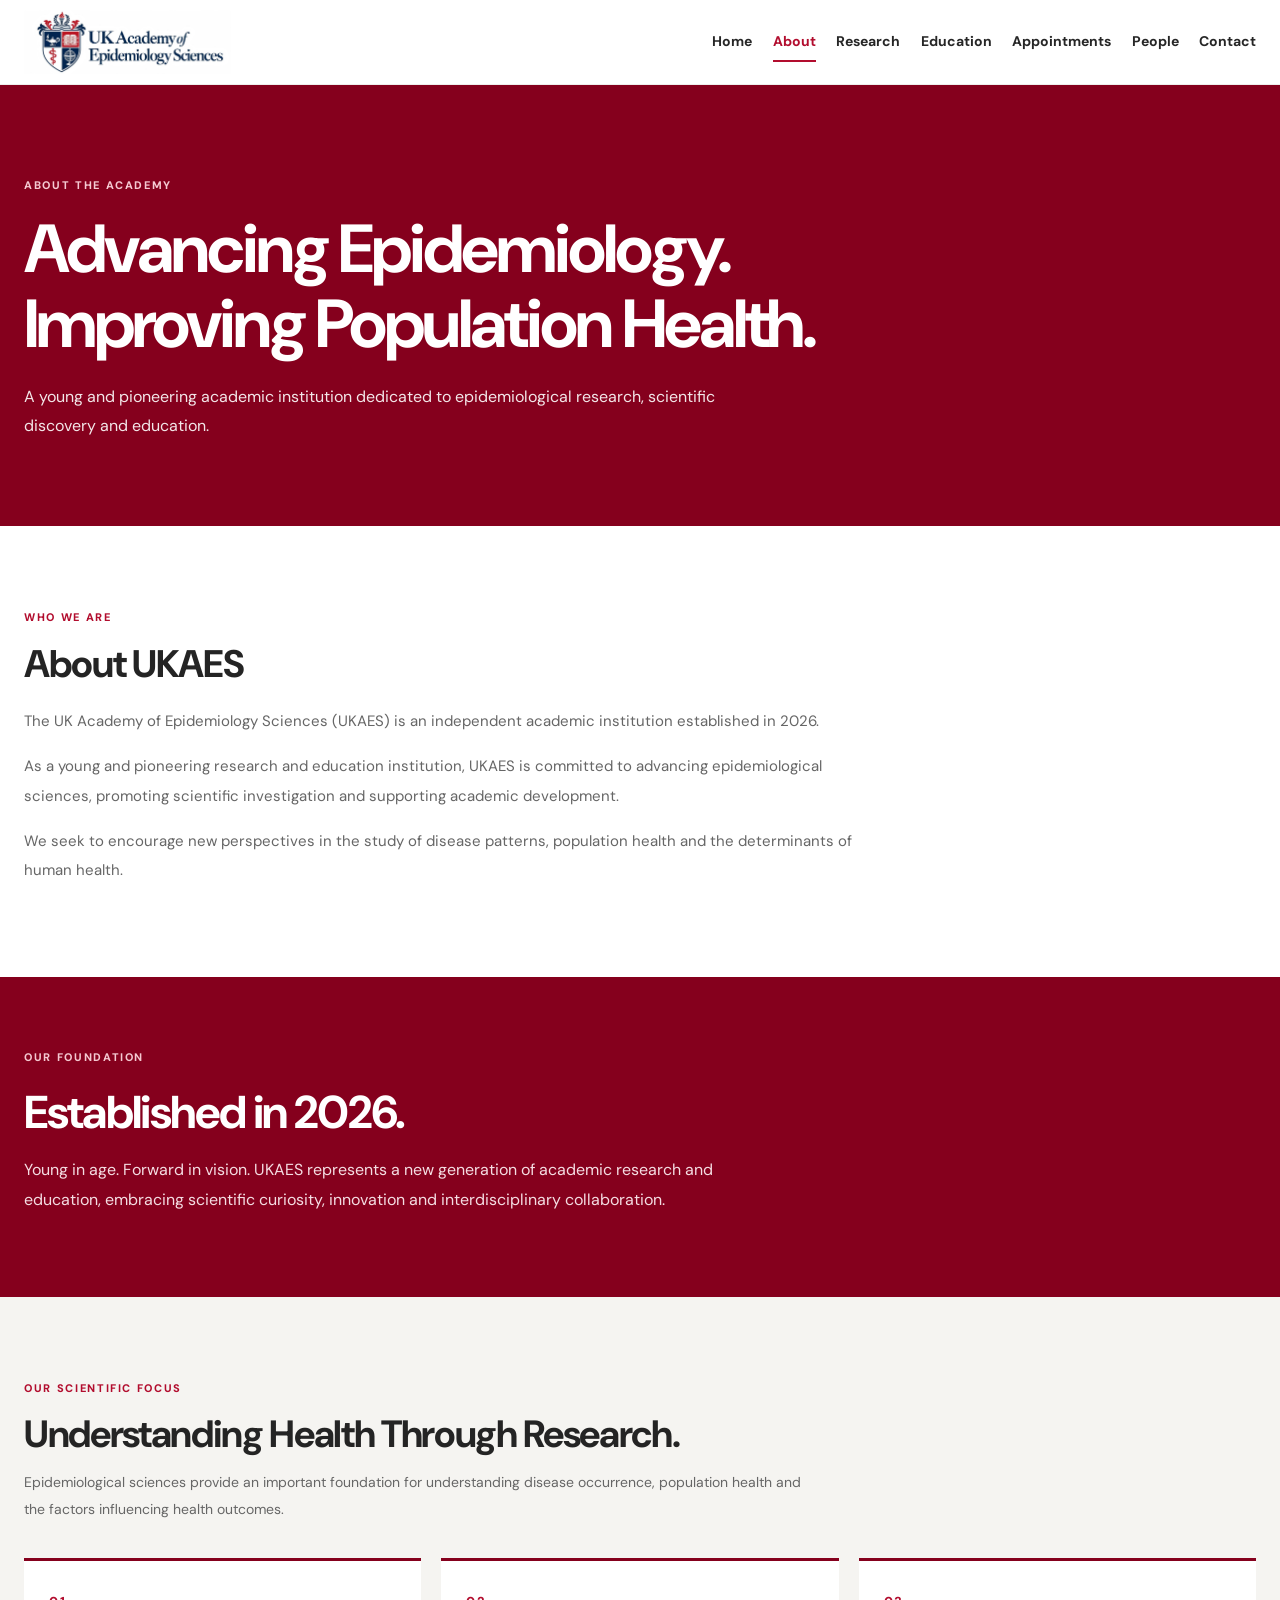
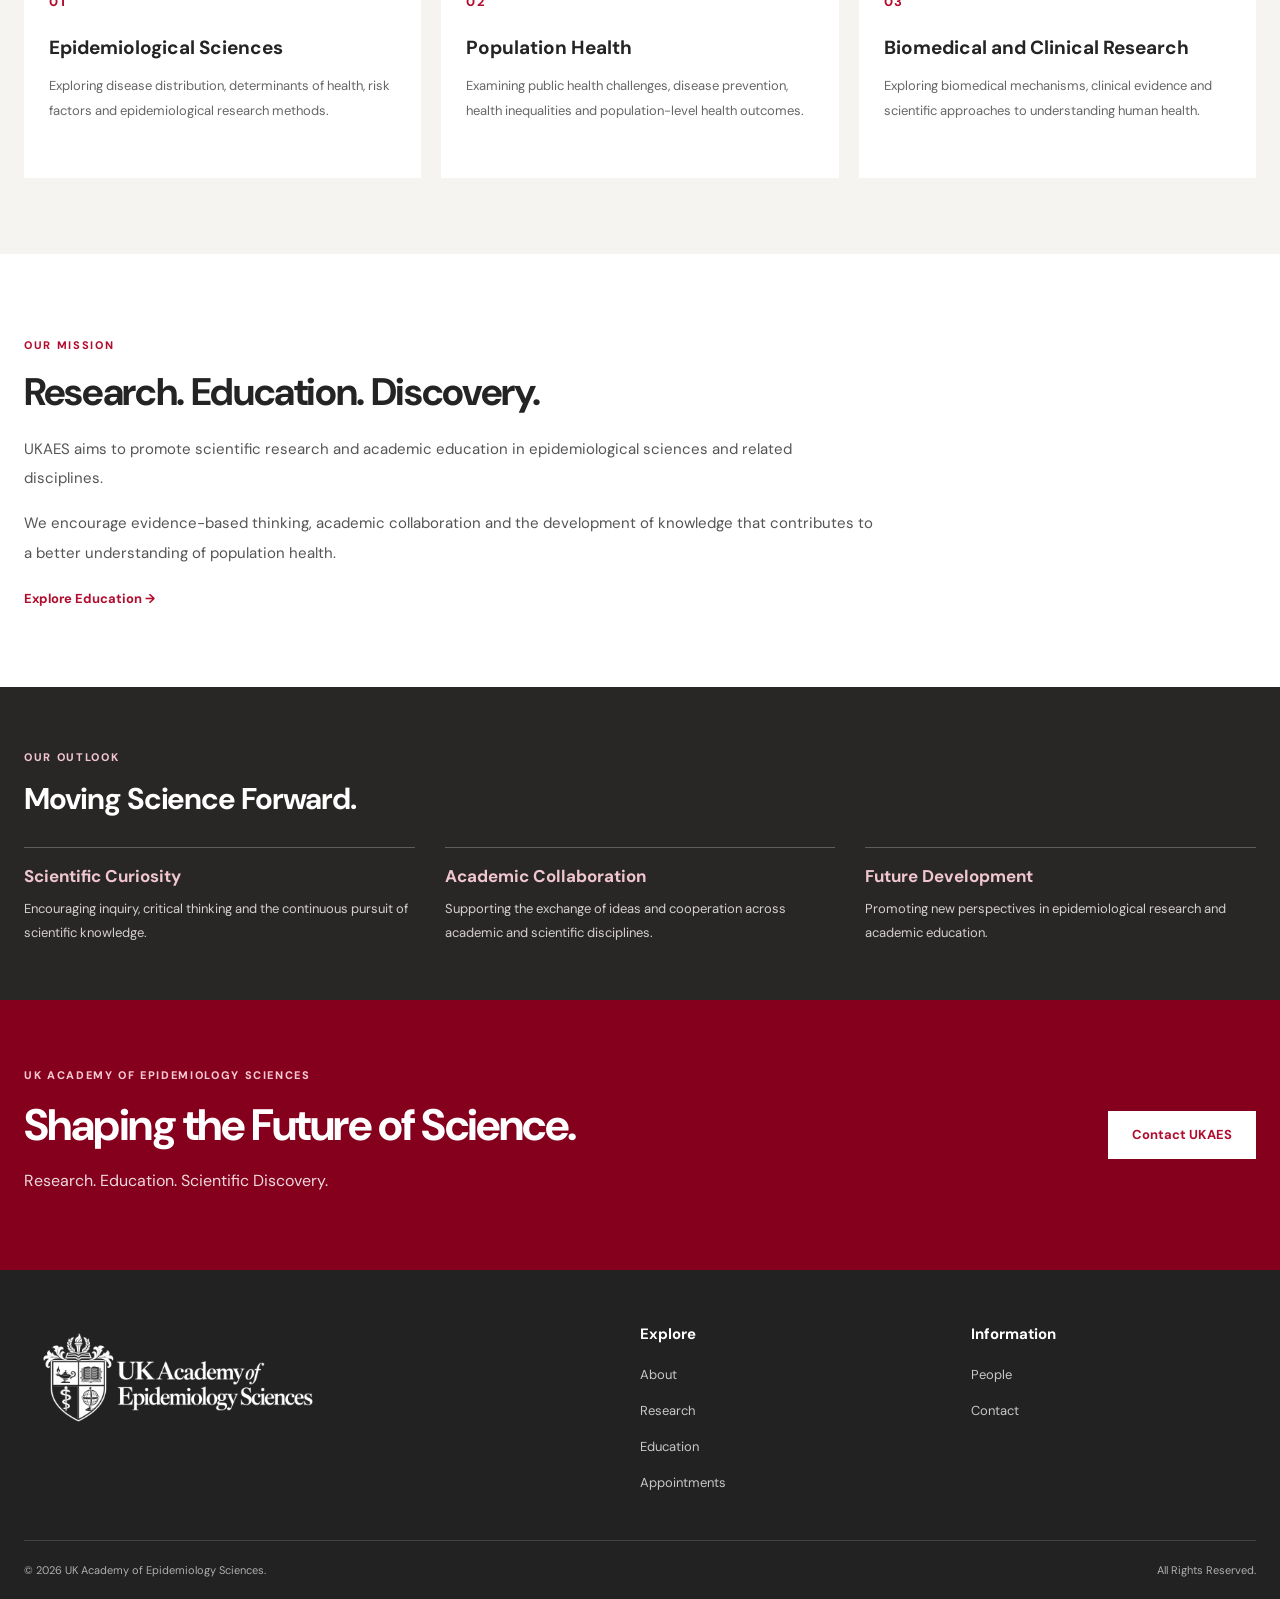
<file: about.html>
<!DOCTYPE html>
<html lang="en">

<head>
  <meta charset="UTF-8">
  <meta name="viewport" content="width=device-width, initial-scale=1">

  <meta name="description"
    content="About the UK Academy of Epidemiology Sciences, established in 2026 as a pioneering research and education institution.">

  <meta name="theme-color" content="#85001D">

  <title>About | UK Academy of Epidemiology Sciences</title>

  <link rel="stylesheet" href="css/styles.css">
  <script src="js/site.js" defer></script>

  <style>

    /* ABOUT PAGE */

    .about-intro {
      max-width: 850px;
    }

    .about-intro h2 {
      margin: 12px 0 20px;
      font-size: clamp(28px, 3vw, 40px);
    }

    .about-intro p {
      color: #666;
      font-size: 15px;
      line-height: 1.95;
      margin-bottom: 16px;
    }

    /* FOUNDATION */

    .about-foundation {
      background: #85001D;
      color: #FFFFFF;
      padding: 65px 0;
    }

    .about-foundation-inner {
      max-width: 850px;
    }

    .about-foundation h2 {
      color: #FFFFFF;
      font-size: clamp(30px, 4vw, 46px);
      margin: 15px 0;
      line-height: 1.2;
    }

    .about-foundation p {
      color: #F5DDE3;
      font-size: 16px;
      line-height: 1.9;
      max-width: 720px;
    }

    /* SCIENTIFIC FOCUS */

    .about-focus {
      background: #F5F4F1;
    }

    .about-focus-intro {
      max-width: 800px;
      margin-bottom: 35px;
    }

    .about-focus-intro h2 {
      margin: 12px 0;
      font-size: clamp(28px, 3vw, 38px);
    }

    .about-focus-intro p {
      color: #666;
      font-size: 14px;
      line-height: 1.9;
    }

    .about-focus-grid {
      display: grid;
      grid-template-columns: repeat(3, minmax(0, 1fr));
      gap: 20px;
    }

    .about-focus-card {
      background: #FFFFFF;
      padding: 30px 25px;
      border-top: 3px solid #85001D;
      min-height: 220px;
    }

    .about-focus-number {
      color: #B20D2E;
      font-size: 13px;
      font-weight: 800;
      letter-spacing: .12em;
      margin-bottom: 22px;
    }

    .about-focus-card h3 {
      color: #242424;
      font-size: 19px;
      line-height: 1.4;
      margin-bottom: 13px;
    }

    .about-focus-card p {
      color: #666;
      font-size: 13px;
      line-height: 1.9;
      margin: 0;
    }

    /* MISSION */

    .about-mission {
      background: #FFFFFF;
    }

    .about-mission-inner {
      max-width: 850px;
    }

    .about-mission h2 {
      font-size: clamp(28px, 3vw, 40px);
      margin: 12px 0 20px;
    }

    .about-mission p {
      color: #555;
      font-size: 15px;
      line-height: 1.95;
      margin-bottom: 16px;
    }

    /* PRINCIPLES */

    .about-principles {
      background: #292626;
      color: #FFFFFF;
      padding: 55px 0;
    }

    .about-principles h2 {
      color: #FFFFFF;
      font-size: 30px;
      margin: 12px 0 30px;
    }

    .about-principles-grid {
      display: grid;
      grid-template-columns: repeat(3, minmax(0, 1fr));
      gap: 30px;
    }

    .about-principle {
      border-top: 1px solid rgba(255,255,255,.25);
      padding-top: 18px;
    }

    .about-principle h3 {
      color: #F0C6D0;
      font-size: 17px;
      margin-bottom: 10px;
    }

    .about-principle p {
      color: #D5D0D0;
      font-size: 13px;
      line-height: 1.85;
      margin: 0;
    }

    /* RESPONSIVE */

    @media (max-width: 800px) {

      .about-focus-grid,
      .about-principles-grid {
        grid-template-columns: 1fr;
      }

      .about-focus-card {
        min-height: auto;
      }

      .about-foundation {
        padding: 45px 0;
      }

      .about-principles {
        padding: 40px 0;
      }

    }

  </style>

</head>


<body>


  <!-- HEADER -->

  <header class="ukaes-header">

    <div class="ukaes-container ukaes-header-inner">

      <a href="index.html" class="ukaes-brand">

        <img
          src="assets/ukaes-logo.jpg"
          alt="UK Academy of Epidemiology Sciences">

      </a>


      <button
        class="ukaes-mobile-toggle"
        type="button"
        aria-label="Open navigation"
        aria-expanded="false">

        Menu

      </button>


      <nav class="ukaes-navigation" aria-label="Main navigation">

        <a href="index.html">Home</a>
        <a href="about.html" class="active">About</a>
        <a href="research.html">Research</a>
        <a href="education.html">Education</a>
        <a href="appointments.html">Appointments</a>
        <a href="people.html">People</a>
        <a href="contact.html">Contact</a>

      </nav>

    </div>

  </header>



  <main>


    <!-- HERO -->

    <section class="ukaes-page-intro">

      <div class="ukaes-container">

        <span class="ukaes-eyebrow">
          About the Academy
        </span>

        <h1>
          Advancing Epidemiology.<br>
          Improving Population Health.
        </h1>

        <p>
          A young and pioneering academic institution
          dedicated to epidemiological research,
          scientific discovery and education.
        </p>

      </div>

    </section>



    <!-- ABOUT UKAES -->

    <section class="ukaes-section">

      <div class="ukaes-container">

        <div class="about-intro">

          <span class="ukaes-eyebrow">
            Who We Are
          </span>

          <h2>
            About UKAES
          </h2>

          <p>
            The UK Academy of Epidemiology Sciences
            (UKAES) is an independent academic institution
            established in 2026.
          </p>

          <p>
            As a young and pioneering research and
            education institution, UKAES is committed
            to advancing epidemiological sciences,
            promoting scientific investigation and
            supporting academic development.
          </p>

          <p>
            We seek to encourage new perspectives
            in the study of disease patterns,
            population health and the determinants
            of human health.
          </p>

        </div>

      </div>

    </section>



    <!-- FOUNDATION -->

    <section class="about-foundation">

      <div class="ukaes-container">

        <div class="about-foundation-inner">

          <span class="ukaes-eyebrow"
                style="color:#F4C7D0">

            Our Foundation

          </span>

          <h2>
            Established in 2026.
          </h2>

          <p>
            Young in age. Forward in vision.
            UKAES represents a new generation of
            academic research and education,
            embracing scientific curiosity,
            innovation and interdisciplinary collaboration.
          </p>

        </div>

      </div>

    </section>



    <!-- SCIENTIFIC FOCUS -->

    <section class="ukaes-section about-focus">

      <div class="ukaes-container">

        <div class="about-focus-intro">

          <span class="ukaes-eyebrow">
            Our Scientific Focus
          </span>

          <h2>
            Understanding Health Through Research.
          </h2>

          <p>
            Epidemiological sciences provide an important
            foundation for understanding disease occurrence,
            population health and the factors influencing
            health outcomes.
          </p>

        </div>


        <div class="about-focus-grid">


          <article class="about-focus-card">

            <div class="about-focus-number">
              01
            </div>

            <h3>
              Epidemiological Sciences
            </h3>

            <p>
              Exploring disease distribution,
              determinants of health, risk factors
              and epidemiological research methods.
            </p>

          </article>



          <article class="about-focus-card">

            <div class="about-focus-number">
              02
            </div>

            <h3>
              Population Health
            </h3>

            <p>
              Examining public health challenges,
              disease prevention, health inequalities
              and population-level health outcomes.
            </p>

          </article>



          <article class="about-focus-card">

            <div class="about-focus-number">
              03
            </div>

            <h3>
              Biomedical and Clinical Research
            </h3>

            <p>
              Exploring biomedical mechanisms,
              clinical evidence and scientific approaches
              to understanding human health.
            </p>

          </article>


        </div>

      </div>

    </section>



    <!-- MISSION -->

    <section class="ukaes-section about-mission">

      <div class="ukaes-container">

        <div class="about-mission-inner">

          <span class="ukaes-eyebrow">
            Our Mission
          </span>

          <h2>
            Research. Education. Discovery.
          </h2>

          <p>
            UKAES aims to promote scientific research
            and academic education in epidemiological
            sciences and related disciplines.
          </p>

          <p>
            We encourage evidence-based thinking,
            academic collaboration and the development
            of knowledge that contributes to a better
            understanding of population health.
          </p>

          <a href="education.html" class="ukaes-text-link">
            Explore Education →
          </a>

        </div>

      </div>

    </section>



    <!-- PRINCIPLES -->

    <section class="about-principles">

      <div class="ukaes-container">

        <span class="ukaes-eyebrow"
              style="color:#F0C6D0">

          Our Outlook

        </span>

        <h2>
          Moving Science Forward.
        </h2>


        <div class="about-principles-grid">


          <div class="about-principle">

            <h3>
              Scientific Curiosity
            </h3>

            <p>
              Encouraging inquiry, critical thinking
              and the continuous pursuit of
              scientific knowledge.
            </p>

          </div>


          <div class="about-principle">

            <h3>
              Academic Collaboration
            </h3>

            <p>
              Supporting the exchange of ideas
              and cooperation across academic
              and scientific disciplines.
            </p>

          </div>


          <div class="about-principle">

            <h3>
              Future Development
            </h3>

            <p>
              Promoting new perspectives in
              epidemiological research and
              academic education.
            </p>

          </div>


        </div>

      </div>

    </section>



    <!-- CLOSING -->

    <section class="ukaes-highlight">

      <div class="ukaes-container ukaes-highlight-inner">

        <div>

          <span class="ukaes-eyebrow">
            UK Academy of Epidemiology Sciences
          </span>

          <h2>
            Shaping the Future of Science.
          </h2>

          <p>
            Research. Education. Scientific Discovery.
          </p>

        </div>


        <a
          href="contact.html"
          class="ukaes-button ukaes-button-white">

          Contact UKAES

        </a>

      </div>

    </section>


  </main>



  <!-- FOOTER -->

  <footer class="ukaes-footer">

    <div class="ukaes-container">

      <div class="ukaes-footer-grid">

        <div>

          <div class="ukaes-footer-brand"></div>

        </div>


        <div>

          <h3>Explore</h3>

          <ul>
            <li><a href="about.html">About</a></li>
            <li><a href="research.html">Research</a></li>
            <li><a href="education.html">Education</a></li>
            <li><a href="appointments.html">Appointments</a></li>
          </ul>

        </div>


        <div>

          <h3>Information</h3>

          <ul>
            <li><a href="people.html">People</a></li>
            <li><a href="contact.html">Contact</a></li>
          </ul>

        </div>

      </div>


      <div class="ukaes-footer-bottom">

        <span>
          © <span class="ukaes-current-year"></span>
          UK Academy of Epidemiology Sciences.
        </span>

        <span>
          All Rights Reserved.
        </span>

      </div>

    </div>

  </footer>



  <!-- BACK TO TOP -->

  <button
    class="ukaes-back-to-top"
    type="button"
    aria-label="Back to top"
    hidden>

    ↑

  </button>


</body>
</html>
</file>
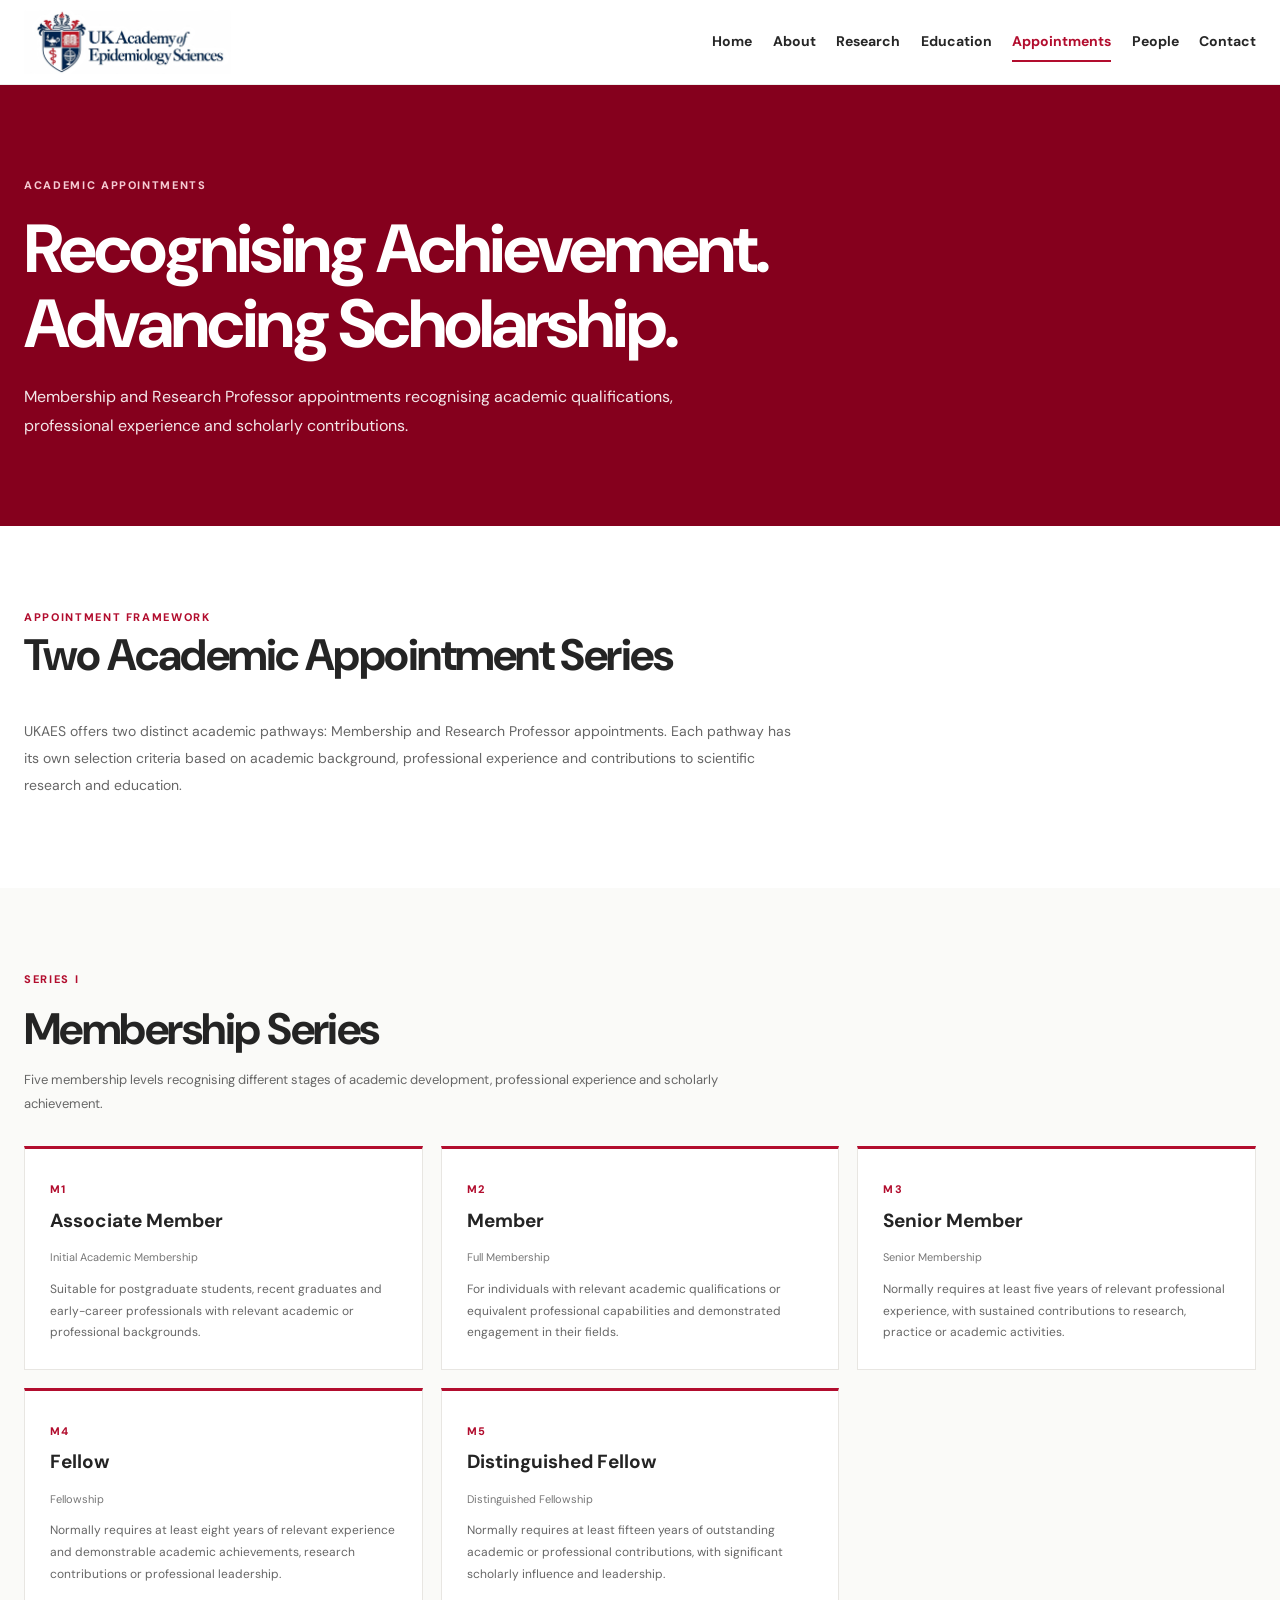
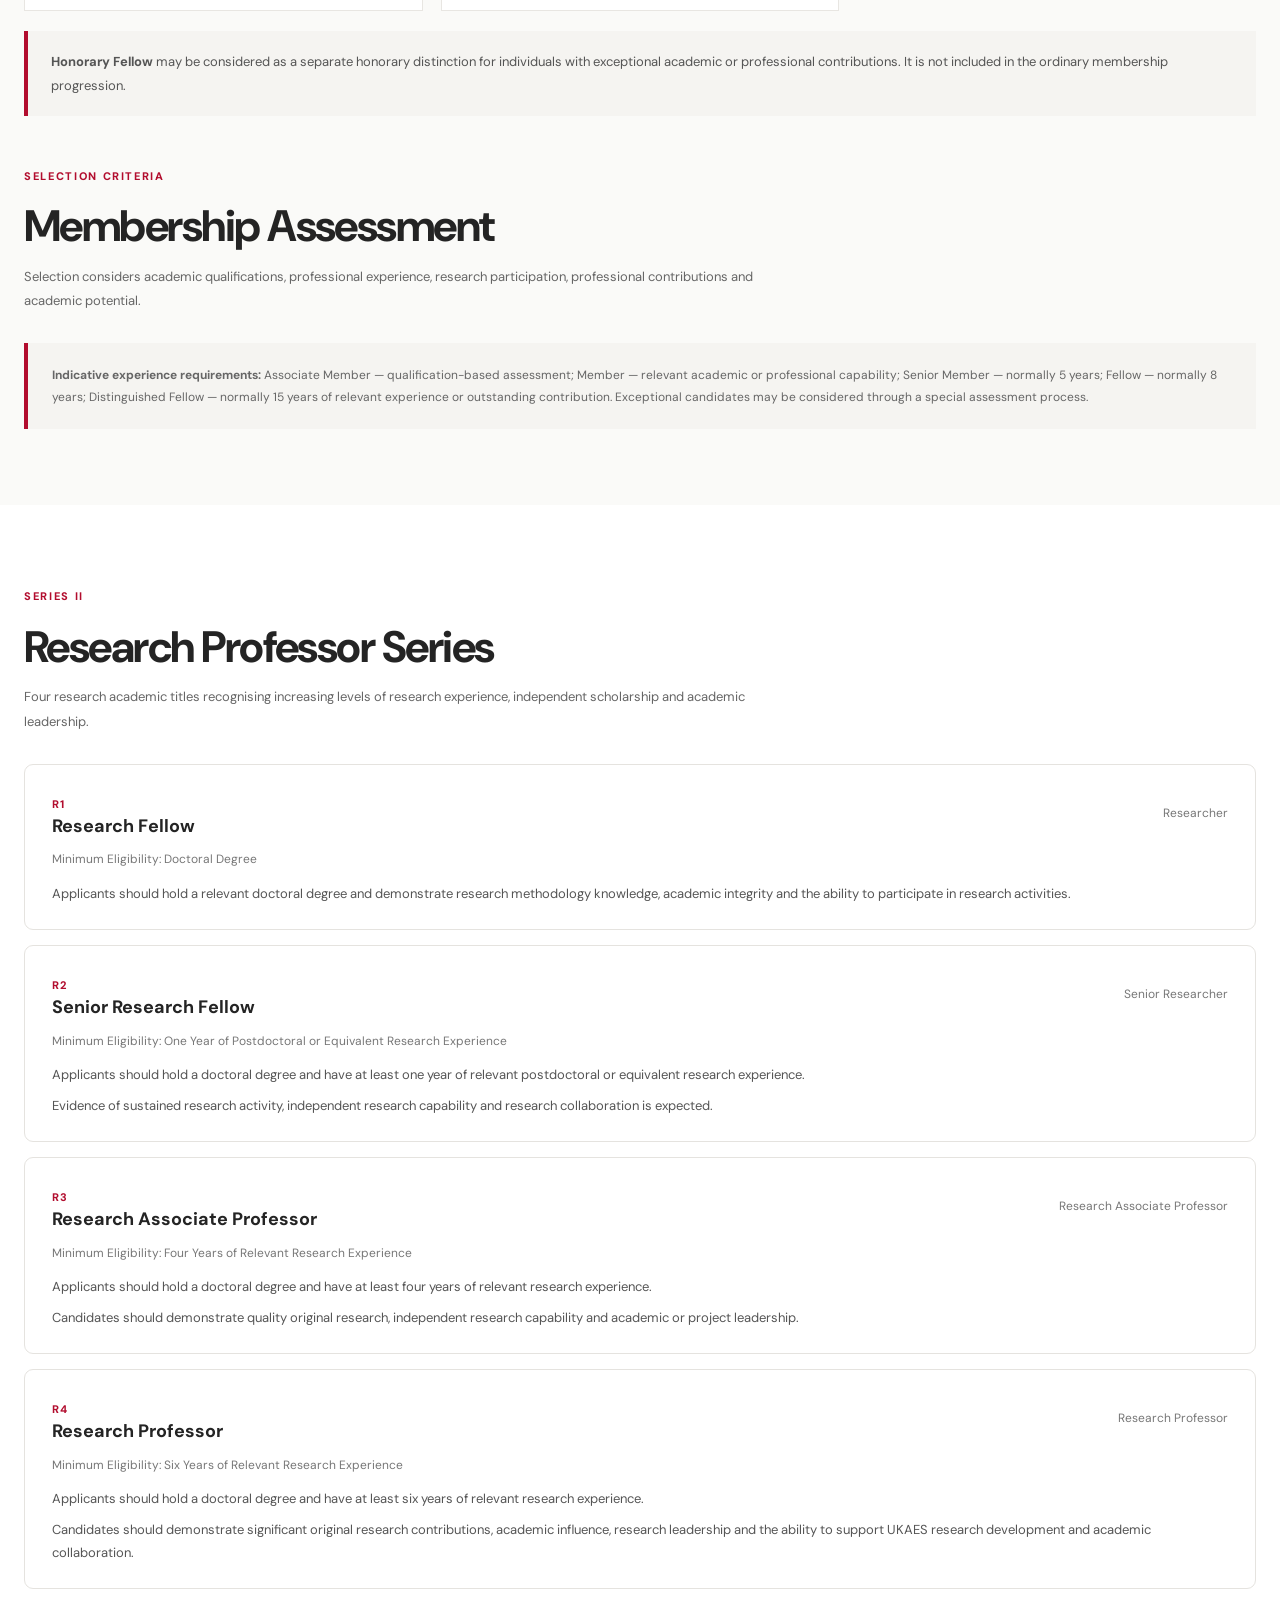
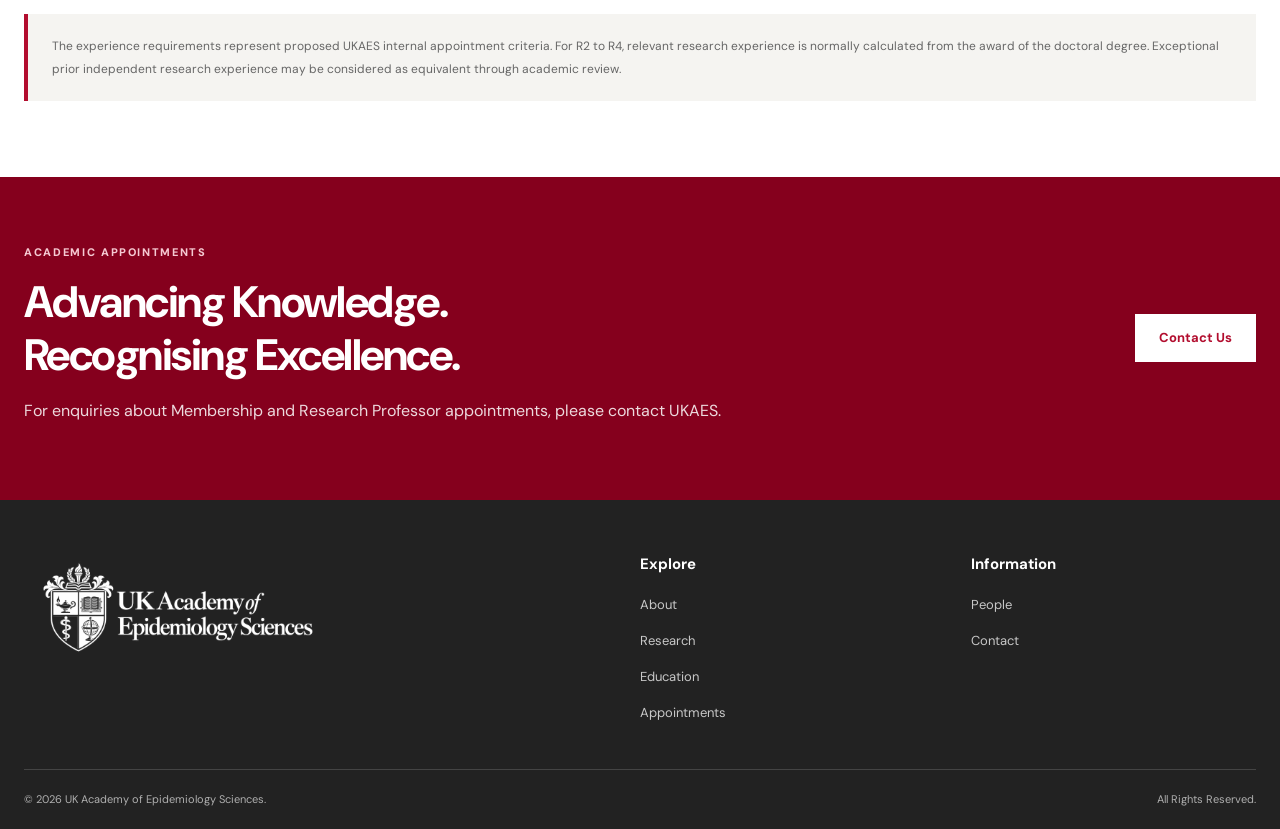
<file: appointments.html>
<!DOCTYPE html>
<html lang="en">

<head>
  <meta charset="UTF-8">
  <meta name="viewport" content="width=device-width, initial-scale=1">

  <meta name="description"
    content="Explore Membership and Research Professor appointment criteria at the UK Academy of Epidemiology Sciences.">

  <meta name="theme-color" content="#85001D">

  <title>Appointments | UK Academy of Epidemiology Sciences</title>

  <link rel="stylesheet" href="css/styles.css">
  <script src="js/site.js" defer></script>

  <style>

    /* APPOINTMENTS PAGE */

    .appointment-intro {
      max-width: 780px;
    }

    .appointment-intro p {
      color: #666;
      font-size: 14px;
      line-height: 1.9;
    }

    /* SECTION HEADINGS */

    .appointment-section-heading {
      margin-bottom: 30px;
    }

    .appointment-section-heading h2 {
      margin: 12px 0;
    }

    .appointment-section-heading p {
      max-width: 750px;
      color: #666;
      font-size: 13px;
      line-height: 1.85;
    }

    /* MEMBERSHIP LEVELS */

    .membership-grid {
      display: grid;
      grid-template-columns: repeat(3, minmax(0, 1fr));
      gap: 18px;
    }

    .membership-card {
      padding: 25px;
      background: #FFFFFF;
      border: 1px solid #E8E6E2;
      border-top: 3px solid #B20D2E;
    }

    .membership-card h3 {
      margin: 8px 0 10px;
      font-size: 19px;
    }

    .membership-code {
      color: #B20D2E;
      font-size: 11px;
      font-weight: 800;
      letter-spacing: .12em;
    }

    .membership-position {
      display: inline-block;
      margin-bottom: 12px;
      color: #777;
      font-size: 11px;
    }

    .membership-card p {
      margin: 0;
      color: #666;
      font-size: 12px;
      line-height: 1.8;
    }

    /* HONORARY */

    .honorary-note {
      padding: 19px 23px;
      margin-top: 20px;
      background: #F5F4F1;
      border-left: 4px solid #B20D2E;
    }

    .honorary-note p {
      margin: 0;
      color: #555;
      font-size: 13px;
      line-height: 1.8;
    }

    /* PROFESSOR LEVELS */

    .professor-list {
      display: grid;
      grid-template-columns: 1fr;
      gap: 15px;
    }

    .professor-card {
      padding: 24px 27px;
      background: #FFFFFF;
      border: 1px solid #E5E3DF;
      border-radius: 9px;
    }

    .professor-card-header {
      display: flex;
      justify-content: space-between;
      align-items: center;
      gap: 15px;
      margin-bottom: 12px;
    }

    .professor-card h3 {
      margin: 0;
      font-size: 18px;
    }

    .professor-code {
      color: #B20D2E;
      font-size: 11px;
      font-weight: 800;
      letter-spacing: .1em;
    }

    .professor-position {
      color: #777;
      font-size: 12px;
      white-space: nowrap;
    }

    .professor-eligibility {
      margin-bottom: 12px;
      color: #777;
      font-size: 12px;
      line-height: 1.7;
    }

    .professor-card p {
      margin: 7px 0 0;
      color: #555;
      font-size: 13px;
      line-height: 1.8;
    }

    /* GENERAL NOTES */

    .appointment-guidance {
      padding: 21px 24px;
      margin-top: 25px;
      background: #F5F4F1;
      border-left: 4px solid #B20D2E;
    }

    .appointment-guidance p {
      margin: 0;
      color: #666;
      font-size: 12px;
      line-height: 1.85;
    }

    /* RESPONSIVE */

    @media (max-width: 850px) {

      .membership-grid {
        grid-template-columns: repeat(2, minmax(0, 1fr));
      }

    }

    @media (max-width: 600px) {

      .membership-grid {
        grid-template-columns: 1fr;
      }

      .membership-card {
        padding: 22px;
      }

      .professor-card {
        padding: 21px;
      }

      .professor-card-header {
        align-items: flex-start;
        flex-direction: column;
        gap: 7px;
      }

    }

  </style>

</head>


<body>


  <!-- HEADER -->

  <header class="ukaes-header">

    <div class="ukaes-container ukaes-header-inner">

      <a href="index.html" class="ukaes-brand">

        <img
          src="assets/ukaes-logo.jpg"
          alt="UK Academy of Epidemiology Sciences">

      </a>


      <button
        class="ukaes-mobile-toggle"
        type="button"
        aria-label="Open navigation"
        aria-expanded="false">

        Menu

      </button>


      <nav class="ukaes-navigation" aria-label="Main navigation">

        <a href="index.html">Home</a>
        <a href="about.html">About</a>
        <a href="research.html">Research</a>
        <a href="education.html">Education</a>
        <a href="appointments.html" class="active">Appointments</a>
        <a href="people.html">People</a>
        <a href="contact.html">Contact</a>

      </nav>

    </div>

  </header>



  <main>


    <!-- HERO -->

    <section class="ukaes-page-intro">

      <div class="ukaes-container">

        <span class="ukaes-eyebrow">
          Academic Appointments
        </span>

        <h1>
          Recognising Achievement.<br>
          Advancing Scholarship.
        </h1>

        <p>
          Membership and Research Professor appointments
          recognising academic qualifications,
          professional experience and scholarly contributions.
        </p>

      </div>

    </section>



    <!-- INTRODUCTION -->

    <section class="ukaes-section">

      <div class="ukaes-container">

        <div class="appointment-intro">

          <span class="ukaes-eyebrow">
            Appointment Framework
          </span>

          <h2>
            Two Academic Appointment Series
          </h2>

          <p>
            UKAES offers two distinct academic pathways:
            Membership and Research Professor appointments.
            Each pathway has its own selection criteria
            based on academic background, professional
            experience and contributions to scientific
            research and education.
          </p>

        </div>

      </div>

    </section>



    <!-- MEMBERSHIP SERIES -->

    <section class="ukaes-section ukaes-section-soft">

      <div class="ukaes-container">

        <div class="appointment-section-heading">

          <span class="ukaes-eyebrow">
            Series I
          </span>

          <h2>
            Membership Series
          </h2>

          <p>
            Five membership levels recognising
            different stages of academic development,
            professional experience and scholarly
            achievement.
          </p>

        </div>


        <div class="membership-grid">


          <!-- M1 -->

          <article class="membership-card">

            <span class="membership-code">M1</span>

            <h3>Associate Member</h3>

            <span class="membership-position">
              Initial Academic Membership
            </span>

            <p>
              Suitable for postgraduate students,
              recent graduates and early-career
              professionals with relevant academic
              or professional backgrounds.
            </p>

          </article>


          <!-- M2 -->

          <article class="membership-card">

            <span class="membership-code">M2</span>

            <h3>Member</h3>

            <span class="membership-position">
              Full Membership
            </span>

            <p>
              For individuals with relevant academic
              qualifications or equivalent professional
              capabilities and demonstrated engagement
              in their fields.
            </p>

          </article>


          <!-- M3 -->

          <article class="membership-card">

            <span class="membership-code">M3</span>

            <h3>Senior Member</h3>

            <span class="membership-position">
              Senior Membership
            </span>

            <p>
              Normally requires at least five years
              of relevant professional experience,
              with sustained contributions to research,
              practice or academic activities.
            </p>

          </article>


          <!-- M4 -->

          <article class="membership-card">

            <span class="membership-code">M4</span>

            <h3>Fellow</h3>

            <span class="membership-position">
              Fellowship
            </span>

            <p>
              Normally requires at least eight years
              of relevant experience and demonstrable
              academic achievements, research
              contributions or professional leadership.
            </p>

          </article>


          <!-- M5 -->

          <article class="membership-card">

            <span class="membership-code">M5</span>

            <h3>Distinguished Fellow</h3>

            <span class="membership-position">
              Distinguished Fellowship
            </span>

            <p>
              Normally requires at least fifteen years
              of outstanding academic or professional
              contributions, with significant scholarly
              influence and leadership.
            </p>

          </article>


        </div>


        <div class="honorary-note">

          <p>
            <strong>Honorary Fellow</strong> may be
            considered as a separate honorary distinction
            for individuals with exceptional academic
            or professional contributions. It is not
            included in the ordinary membership progression.
          </p>

        </div>



        <!-- MEMBERSHIP SELECTION -->

        <div class="appointment-section-heading"
             style="margin-top:45px;">

          <span class="ukaes-eyebrow">
            Selection Criteria
          </span>

          <h2>
            Membership Assessment
          </h2>

          <p>
            Selection considers academic qualifications,
            professional experience, research participation,
            professional contributions and academic potential.
          </p>

        </div>


        <div class="appointment-guidance">

          <p>
            <strong>Indicative experience requirements:</strong>
            Associate Member — qualification-based assessment;
            Member — relevant academic or professional capability;
            Senior Member — normally 5 years;
            Fellow — normally 8 years;
            Distinguished Fellow — normally 15 years
            of relevant experience or outstanding contribution.
            Exceptional candidates may be considered through
            a special assessment process.
          </p>

        </div>

      </div>

    </section>



    <!-- RESEARCH PROFESSOR SERIES -->

    <section class="ukaes-section">

      <div class="ukaes-container">


        <div class="appointment-section-heading">

          <span class="ukaes-eyebrow">
            Series II
          </span>

          <h2>
            Research Professor Series
          </h2>

          <p>
            Four research academic titles recognising
            increasing levels of research experience,
            independent scholarship and academic leadership.
          </p>

        </div>



        <div class="professor-list">


          <!-- R1 -->

          <article class="professor-card">

            <div class="professor-card-header">

              <div>

                <span class="professor-code">R1</span>

                <h3>Research Fellow</h3>

              </div>

              <span class="professor-position">
                Researcher
              </span>

            </div>

            <div class="professor-eligibility">
              Minimum Eligibility: Doctoral Degree
            </div>

            <p>
              Applicants should hold a relevant doctoral
              degree and demonstrate research methodology
              knowledge, academic integrity and the ability
              to participate in research activities.
            </p>

          </article>



          <!-- R2 -->

          <article class="professor-card">

            <div class="professor-card-header">

              <div>

                <span class="professor-code">R2</span>

                <h3>Senior Research Fellow</h3>

              </div>

              <span class="professor-position">
                Senior Researcher
              </span>

            </div>

            <div class="professor-eligibility">
              Minimum Eligibility: One Year of Postdoctoral
              or Equivalent Research Experience
            </div>

            <p>
              Applicants should hold a doctoral degree
              and have at least one year of relevant
              postdoctoral or equivalent research experience.
            </p>

            <p>
              Evidence of sustained research activity,
              independent research capability and
              research collaboration is expected.
            </p>

          </article>



          <!-- R3 -->

          <article class="professor-card">

            <div class="professor-card-header">

              <div>

                <span class="professor-code">R3</span>

                <h3>Research Associate Professor</h3>

              </div>

              <span class="professor-position">
                Research Associate Professor
              </span>

            </div>

            <div class="professor-eligibility">
              Minimum Eligibility: Four Years of Relevant
              Research Experience
            </div>

            <p>
              Applicants should hold a doctoral degree
              and have at least four years of relevant
              research experience.
            </p>

            <p>
              Candidates should demonstrate quality
              original research, independent research
              capability and academic or project leadership.
            </p>

          </article>



          <!-- R4 -->

          <article class="professor-card">

            <div class="professor-card-header">

              <div>

                <span class="professor-code">R4</span>

                <h3>Research Professor</h3>

              </div>

              <span class="professor-position">
                Research Professor
              </span>

            </div>

            <div class="professor-eligibility">
              Minimum Eligibility: Six Years of Relevant
              Research Experience
            </div>

            <p>
              Applicants should hold a doctoral degree
              and have at least six years of relevant
              research experience.
            </p>

            <p>
              Candidates should demonstrate significant
              original research contributions, academic
              influence, research leadership and the
              ability to support UKAES research development
              and academic collaboration.
            </p>

          </article>


        </div>



        <div class="appointment-guidance">

          <p>
            The experience requirements represent
            proposed UKAES internal appointment criteria.
            For R2 to R4, relevant research experience
            is normally calculated from the award of
            the doctoral degree. Exceptional prior
            independent research experience may be
            considered as equivalent through academic review.
          </p>

        </div>


      </div>

    </section>



    <!-- CLOSING -->

    <section class="ukaes-highlight">

      <div class="ukaes-container ukaes-highlight-inner">

        <div>

          <span class="ukaes-eyebrow">
            Academic Appointments
          </span>

          <h2>
            Advancing Knowledge.<br>
            Recognising Excellence.
          </h2>

          <p>
            For enquiries about Membership and
            Research Professor appointments,
            please contact UKAES.
          </p>

        </div>


        <a
          href="contact.html"
          class="ukaes-button ukaes-button-white">

          Contact Us

        </a>

      </div>

    </section>


  </main>



  <!-- FOOTER -->

  <footer class="ukaes-footer">

    <div class="ukaes-container">

      <div class="ukaes-footer-grid">

        <div>

          <div class="ukaes-footer-brand"></div>

        </div>


        <div>

          <h3>Explore</h3>

          <ul>
            <li><a href="about.html">About</a></li>
            <li><a href="research.html">Research</a></li>
            <li><a href="education.html">Education</a></li>
            <li><a href="appointments.html">Appointments</a></li>
          </ul>

        </div>


        <div>

          <h3>Information</h3>

          <ul>
            <li><a href="people.html">People</a></li>
            <li><a href="contact.html">Contact</a></li>
          </ul>

        </div>

      </div>


      <div class="ukaes-footer-bottom">

        <span>
          © <span class="ukaes-current-year"></span>
          UK Academy of Epidemiology Sciences.
        </span>

        <span>
          All Rights Reserved.
        </span>

      </div>

    </div>

  </footer>



  <!-- BACK TO TOP -->

  <button
    class="ukaes-back-to-top"
    type="button"
    aria-label="Back to top"
    hidden>

    ↑

  </button>


</body>
</html>
</file>
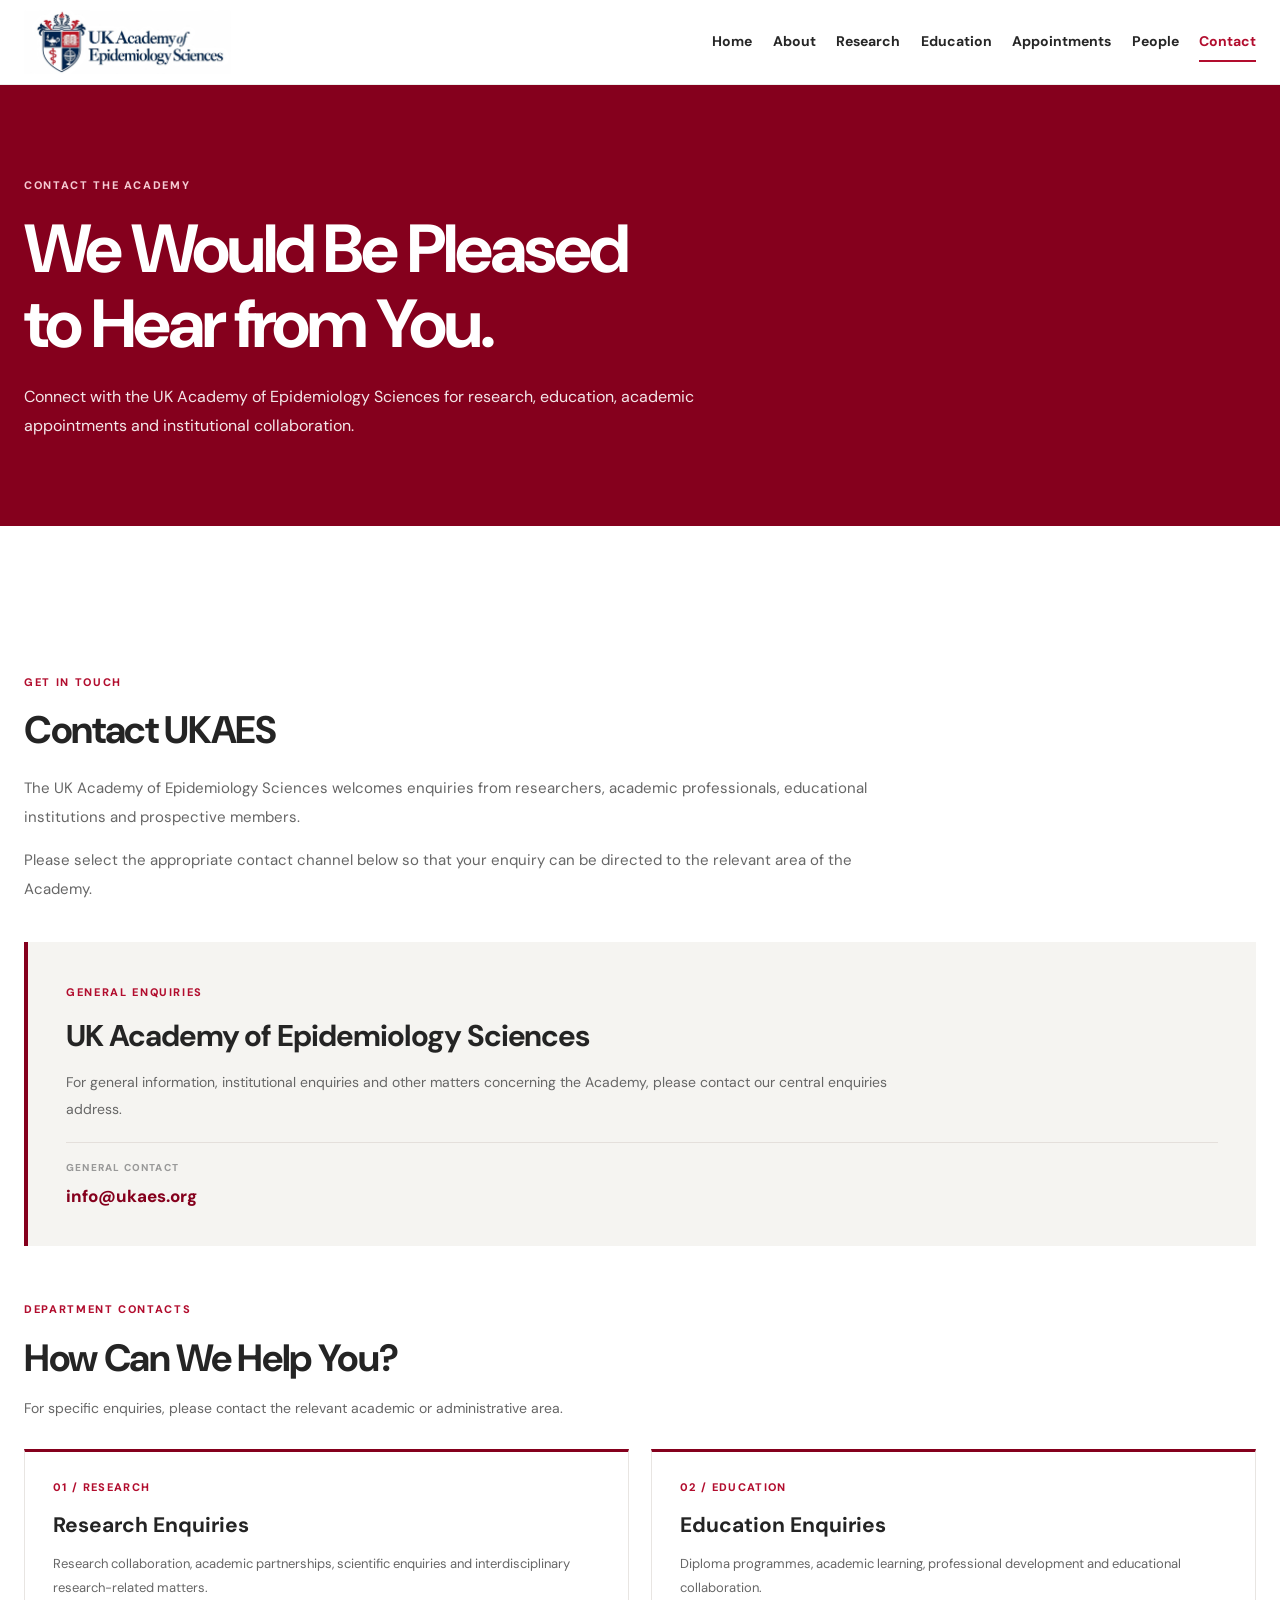
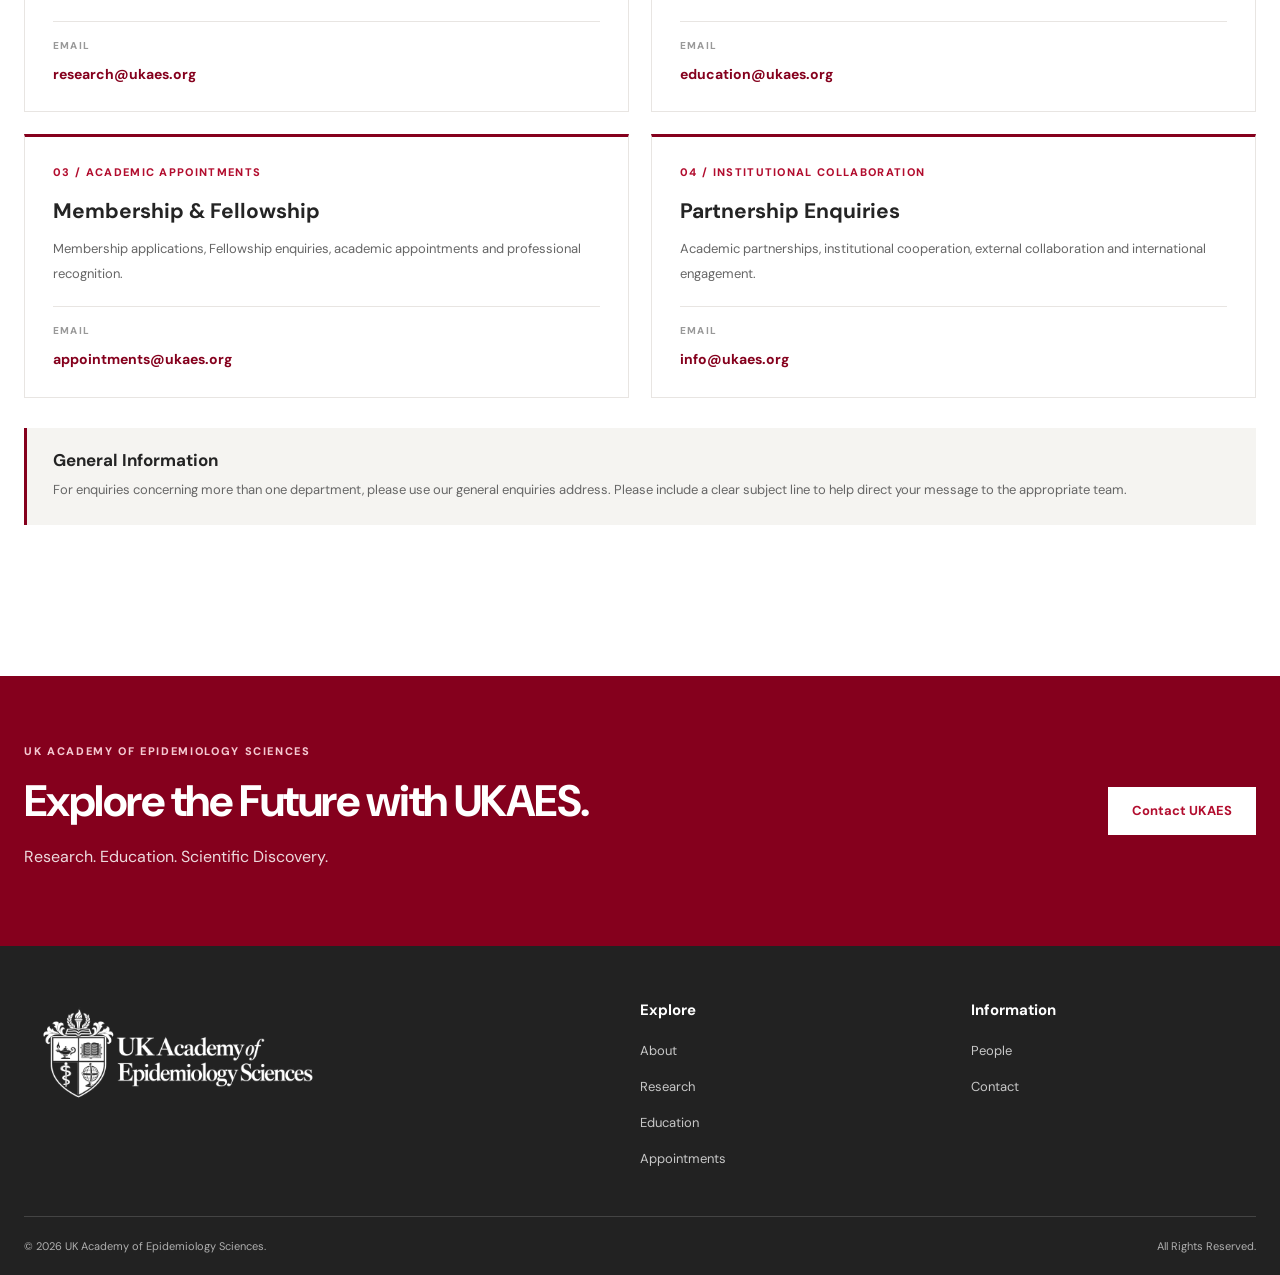
<file: contact.html>
<!DOCTYPE html>
<html lang="en">

<head>
  <meta charset="UTF-8">
  <meta name="viewport" content="width=device-width, initial-scale=1">

  <meta name="description"
    content="Contact the UK Academy of Epidemiology Sciences for general enquiries, research, education and academic appointments.">

  <meta name="theme-color" content="#85001D">

  <title>Contact | UK Academy of Epidemiology Sciences</title>

  <link rel="stylesheet" href="css/styles.css">
  <script src="js/site.js" defer></script>

  <style>

    /* =====================================
       UKAES CONTACT PAGE
       Following the original ABOUT design
    ===================================== */

    .contact-main {
      background: #FFFFFF;
    }

    .contact-content {
      padding: 65px 0 75px;
    }

    /* INTRODUCTION */

    .contact-intro {
      width: 100%;
      max-width: 850px;
      margin: 0 0 38px;
      text-align: left !important;
    }

    .contact-intro h2 {
      margin: 12px 0 18px;
      color: #242424;
      font-size: clamp(28px, 3vw, 40px);
      line-height: 1.3;
      text-align: left !important;
    }

    .contact-intro p {
      margin: 0 0 13px;
      color: #666666;
      font-size: 15px;
      line-height: 1.95;
      text-align: left !important;
    }

    /* =====================================
       GENERAL ENQUIRIES
    ===================================== */

    .contact-general {
      width: 100%;
      margin: 0 0 48px;
      padding: 35px 38px;

      background: #F5F4F1;
      border-left: 4px solid #85001D;

      text-align: left !important;
      box-sizing: border-box;
    }

    .contact-general-inner {
      width: 100%;
      max-width: none;
      margin: 0;
      text-align: left !important;
    }

    .contact-general h2 {
      margin: 11px 0 12px;
      color: #242424;
      font-size: clamp(23px, 2.5vw, 30px);
      line-height: 1.4;
      text-align: left !important;
    }

    .contact-general p {
      max-width: 850px;
      margin: 0 0 20px;
      color: #666666;
      font-size: 14px;
      line-height: 1.9;
      text-align: left !important;
    }

    .contact-general-email-area {
      padding-top: 16px;
      border-top: 1px solid #E4DFDB;
      text-align: left !important;
    }

    .contact-email-label {
      display: block;
      margin-bottom: 6px;

      color: #999999;
      font-size: 10px;
      font-weight: 800;
      letter-spacing: .12em;
      text-transform: uppercase;
    }

    .contact-general-email {
      display: inline-block;
      color: #85001D;
      font-size: 17px;
      font-weight: 800;
      line-height: 1.7;
      text-decoration: none;
      overflow-wrap: anywhere;
    }

    .contact-general-email:hover {
      text-decoration: underline;
    }

    /* =====================================
       DEPARTMENT HEADING
    ===================================== */

    .contact-departments-intro {
      width: 100%;
      max-width: 850px;
      margin: 0 0 27px;
      text-align: left !important;
    }

    .contact-departments-intro h2 {
      margin: 12px 0;
      color: #242424;
      font-size: clamp(28px, 3vw, 38px);
      line-height: 1.3;
      text-align: left !important;
    }

    .contact-departments-intro p {
      margin: 0;
      color: #666666;
      font-size: 14px;
      line-height: 1.9;
      text-align: left !important;
    }

    /* =====================================
       DEPARTMENT GRID
    ===================================== */

    .contact-grid {
      display: grid;
      grid-template-columns: repeat(2, minmax(0, 1fr));
      gap: 22px;

      width: 100%;
      margin: 0;
      padding: 0;

      align-items: stretch;
    }

    /* =====================================
       DEPARTMENT CARDS
    ===================================== */

    .contact-card {
      display: flex;
      flex-direction: column;

      min-width: 0;
      min-height: 235px;
      padding: 27px 28px 24px;

      background: #FFFFFF;
      border: 1px solid #E8E5E2;
      border-top: 3px solid #85001D;

      box-sizing: border-box;
      text-align: left !important;

      transition:
        transform .25s ease,
        box-shadow .25s ease;
    }

    .contact-card:hover {
      transform: translateY(-3px);
      box-shadow: 0 9px 24px rgba(0,0,0,.06);
    }

    .contact-card-number {
      display: block;
      margin-bottom: 15px;

      color: #B20D2E;
      font-size: 11px;
      font-weight: 800;
      letter-spacing: .12em;
      line-height: 1.6;
      text-transform: uppercase;
    }

    .contact-card h3 {
      margin: 0 0 11px;
      color: #242424;
      font-size: 21px;
      line-height: 1.4;
      text-align: left !important;
    }

    .contact-card p {
      margin: 0 0 20px;
      color: #666666;
      font-size: 13px;
      line-height: 1.9;
      text-align: left !important;
    }

    /* EMAIL ALIGNMENT */

    .contact-card-email-area {
      width: 100%;
      min-width: 0;
      margin-top: auto;
      padding-top: 15px;

      border-top: 1px solid #E8E5E2;
      box-sizing: border-box;
      text-align: left !important;
    }

    .contact-card-email {
      display: inline-block;
      max-width: 100%;
      margin: 0;

      color: #85001D;
      font-size: 14px;
      font-weight: 700;
      line-height: 1.8;
      text-decoration: none;

      overflow-wrap: anywhere;
      word-break: normal;
    }

    .contact-card-email:hover {
      text-decoration: underline;
    }

    /* =====================================
       CONTACT NOTE
    ===================================== */

    .contact-note {
      margin-top: 30px;
      padding: 22px 26px;

      background: #F5F4F1;
      border-left: 3px solid #85001D;

      text-align: left !important;
    }

    .contact-note h3 {
      margin: 0 0 8px;
      color: #242424;
      font-size: 17px;
      text-align: left !important;
    }

    .contact-note p {
      margin: 0;
      color: #666666;
      font-size: 13px;
      line-height: 1.9;
      text-align: left !important;
    }

    /* =====================================
       RESPONSIVE
    ===================================== */

    @media (max-width: 800px) {

      .contact-content {
        padding: 50px 0 60px;
      }

      .contact-grid {
        grid-template-columns: repeat(2, minmax(0, 1fr));
        gap: 16px;
      }

      .contact-card {
        padding: 23px 20px;
        min-height: 245px;
      }

      .contact-general {
        padding: 30px 26px;
        margin-bottom: 40px;
      }

    }

    @media (max-width: 600px) {

      .contact-content {
        padding: 42px 0 55px;
      }

      .contact-intro {
        margin-bottom: 28px;
      }

      .contact-grid {
        grid-template-columns: 1fr;
        gap: 17px;
      }

      .contact-card {
        min-height: auto;
        padding: 25px 23px;
      }

      .contact-general {
        padding: 26px 22px;
        margin-bottom: 38px;
      }

      .contact-general h2 {
        font-size: 23px;
      }

      .contact-departments-intro {
        margin-bottom: 23px;
      }

      .contact-note {
        padding: 20px;
      }

    }

  </style>

</head>


<body>


  <!-- =====================================
       HEADER
       Same as ABOUT page
  ====================================== -->

  <header class="ukaes-header">

    <div class="ukaes-container ukaes-header-inner">

      <a href="index.html" class="ukaes-brand">

        <img
          src="assets/ukaes-logo.jpg"
          alt="UK Academy of Epidemiology Sciences">

      </a>

      <button
        class="ukaes-mobile-toggle"
        type="button"
        aria-label="Open navigation"
        aria-expanded="false">

        Menu

      </button>

      <nav class="ukaes-navigation"
           aria-label="Main navigation">

        <a href="index.html">Home</a>

        <a href="about.html">About</a>

        <a href="research.html">Research</a>

        <a href="education.html">Education</a>

        <a href="appointments.html">Appointments</a>

        <a href="people.html">People</a>

        <a href="contact.html"
           class="active"
           aria-current="page">Contact</a>

      </nav>

    </div>

  </header>



  <main>


    <!-- =====================================
         HERO
         Same as ABOUT page
    ====================================== -->

    <section class="ukaes-page-intro">

      <div class="ukaes-container">

        <span class="ukaes-eyebrow">
          Contact the Academy
        </span>

        <h1>
          We Would Be Pleased<br>
          to Hear from You.
        </h1>

        <p>
          Connect with the UK Academy of Epidemiology Sciences
          for research, education, academic appointments
          and institutional collaboration.
        </p>

      </div>

    </section>



    <!-- =====================================
         CONTACT CONTENT
         ONE CONTAINER FOR ALL SECTIONS
    ====================================== -->

    <section class="ukaes-section contact-main">

      <div class="ukaes-container contact-content">


        <!-- INTRODUCTION -->

        <div class="contact-intro">

          <span class="ukaes-eyebrow">
            Get In Touch
          </span>

          <h2>
            Contact UKAES
          </h2>

          <p>
            The UK Academy of Epidemiology Sciences welcomes
            enquiries from researchers, academic professionals,
            educational institutions and prospective members.
          </p>

          <p>
            Please select the appropriate contact channel below
            so that your enquiry can be directed to the relevant
            area of the Academy.
          </p>

        </div>


        <!-- GENERAL ENQUIRIES -->

        <div class="contact-general">

          <div class="contact-general-inner">

            <span class="ukaes-eyebrow">
              General Enquiries
            </span>

            <h2>
              UK Academy of Epidemiology Sciences
            </h2>

            <p>
              For general information, institutional enquiries
              and other matters concerning the Academy,
              please contact our central enquiries address.
            </p>

            <div class="contact-general-email-area">

              <span class="contact-email-label">
                General Contact
              </span>

              <a
                href="mailto:info@ukaes.org"
                class="contact-general-email">

                info@ukaes.org

              </a>

            </div>

          </div>

        </div>


        <!-- DEPARTMENT CONTACTS -->

        <div class="contact-departments-intro">

          <span class="ukaes-eyebrow">
            Department Contacts
          </span>

          <h2>
            How Can We Help You?
          </h2>

          <p>
            For specific enquiries, please contact the relevant
            academic or administrative area.
          </p>

        </div>


        <!-- CONTACT GRID -->

        <div class="contact-grid">


          <!-- 01 RESEARCH -->

          <article class="contact-card">

            <span class="contact-card-number">
              01 / RESEARCH
            </span>

            <h3>
              Research Enquiries
            </h3>

            <p>
              Research collaboration, academic partnerships,
              scientific enquiries and interdisciplinary
              research-related matters.
            </p>

            <div class="contact-card-email-area">

              <span class="contact-email-label">
                Email
              </span>

              <a
                href="mailto:research@ukaes.org"
                class="contact-card-email">

                research@ukaes.org

              </a>

            </div>

          </article>



          <!-- 02 EDUCATION -->

          <article class="contact-card">

            <span class="contact-card-number">
              02 / EDUCATION
            </span>

            <h3>
              Education Enquiries
            </h3>

            <p>
              Diploma programmes, academic learning,
              professional development and educational
              collaboration.
            </p>

            <div class="contact-card-email-area">

              <span class="contact-email-label">
                Email
              </span>

              <a
                href="mailto:education@ukaes.org"
                class="contact-card-email">

                education@ukaes.org

              </a>

            </div>

          </article>



          <!-- 03 ACADEMIC APPOINTMENTS -->

          <article class="contact-card">

            <span class="contact-card-number">
              03 / ACADEMIC APPOINTMENTS
            </span>

            <h3>
              Membership & Fellowship
            </h3>

            <p>
              Membership applications, Fellowship enquiries,
              academic appointments and professional recognition.
            </p>

            <div class="contact-card-email-area">

              <span class="contact-email-label">
                Email
              </span>

              <a
                href="mailto:appointments@ukaes.org"
                class="contact-card-email">

                appointments@ukaes.org

              </a>

            </div>

          </article>



          <!-- 04 INSTITUTIONAL COLLABORATION -->

          <article class="contact-card">

            <span class="contact-card-number">
              04 / INSTITUTIONAL COLLABORATION
            </span>

            <h3>
              Partnership Enquiries
            </h3>

            <p>
              Academic partnerships, institutional cooperation,
              external collaboration and international engagement.
            </p>

            <div class="contact-card-email-area">

              <span class="contact-email-label">
                Email
              </span>

              <a
                href="mailto:info@ukaes.org"
                class="contact-card-email">

                info@ukaes.org

              </a>

            </div>

          </article>


        </div>


        <!-- ADDITIONAL INFORMATION -->

        <div class="contact-note">

          <h3>
            General Information
          </h3>

          <p>
            For enquiries concerning more than one department,
            please use our general enquiries address.
            Please include a clear subject line to help direct
            your message to the appropriate team.
          </p>

        </div>


      </div>

    </section>



    <!-- =====================================
         CLOSING SECTION
         Same as ABOUT page
    ====================================== -->

    <section class="ukaes-highlight">

      <div class="ukaes-container ukaes-highlight-inner">

        <div>

          <span class="ukaes-eyebrow">
            UK Academy of Epidemiology Sciences
          </span>

          <h2>
            Explore the Future with UKAES.
          </h2>

          <p>
            Research. Education. Scientific Discovery.
          </p>

        </div>

        <a
          href="mailto:info@ukaes.org"
          class="ukaes-button ukaes-button-white">

          Contact UKAES

        </a>

      </div>

    </section>


  </main>



  <!-- =====================================
       FOOTER
       Same as ABOUT page
  ====================================== -->

  <footer class="ukaes-footer">

    <div class="ukaes-container">

      <div class="ukaes-footer-grid">


        <div>

          <div class="ukaes-footer-brand"></div>

        </div>


        <div>

          <h3>Explore</h3>

          <ul>

            <li><a href="about.html">About</a></li>

            <li><a href="research.html">Research</a></li>

            <li><a href="education.html">Education</a></li>

            <li><a href="appointments.html">Appointments</a></li>

          </ul>

        </div>


        <div>

          <h3>Information</h3>

          <ul>

            <li><a href="people.html">People</a></li>

            <li><a href="contact.html">Contact</a></li>

          </ul>

        </div>


      </div>


      <div class="ukaes-footer-bottom">

        <span>
          © <span class="ukaes-current-year"></span>
          UK Academy of Epidemiology Sciences.
        </span>

        <span>
          All Rights Reserved.
        </span>

      </div>

    </div>

  </footer>



  <!-- BACK TO TOP -->

  <button
    class="ukaes-back-to-top"
    type="button"
    aria-label="Back to top"
    hidden>

    ↑

  </button>


  <script>

    document.querySelectorAll(".ukaes-current-year")
      .forEach(function(element) {

        element.textContent =
          new Date().getFullYear();

      });

  </script>


</body>
</html>
</file>
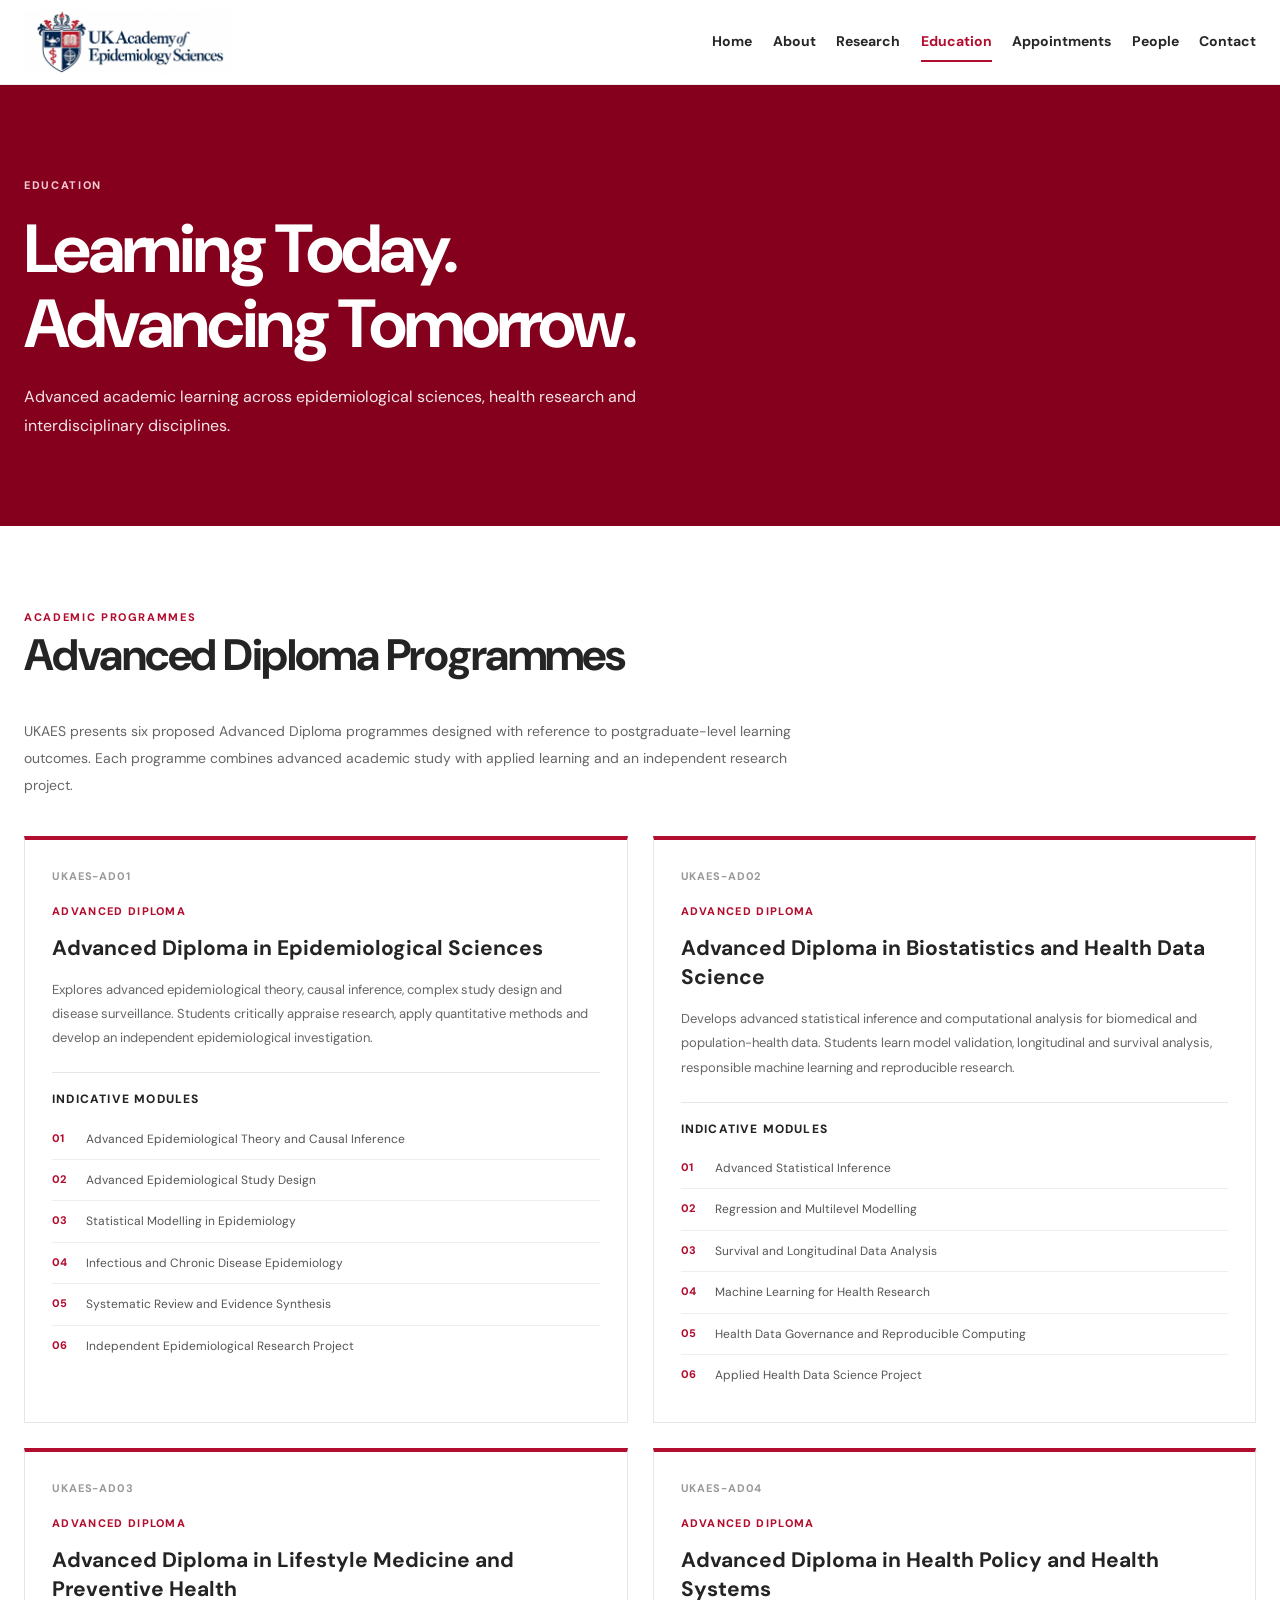
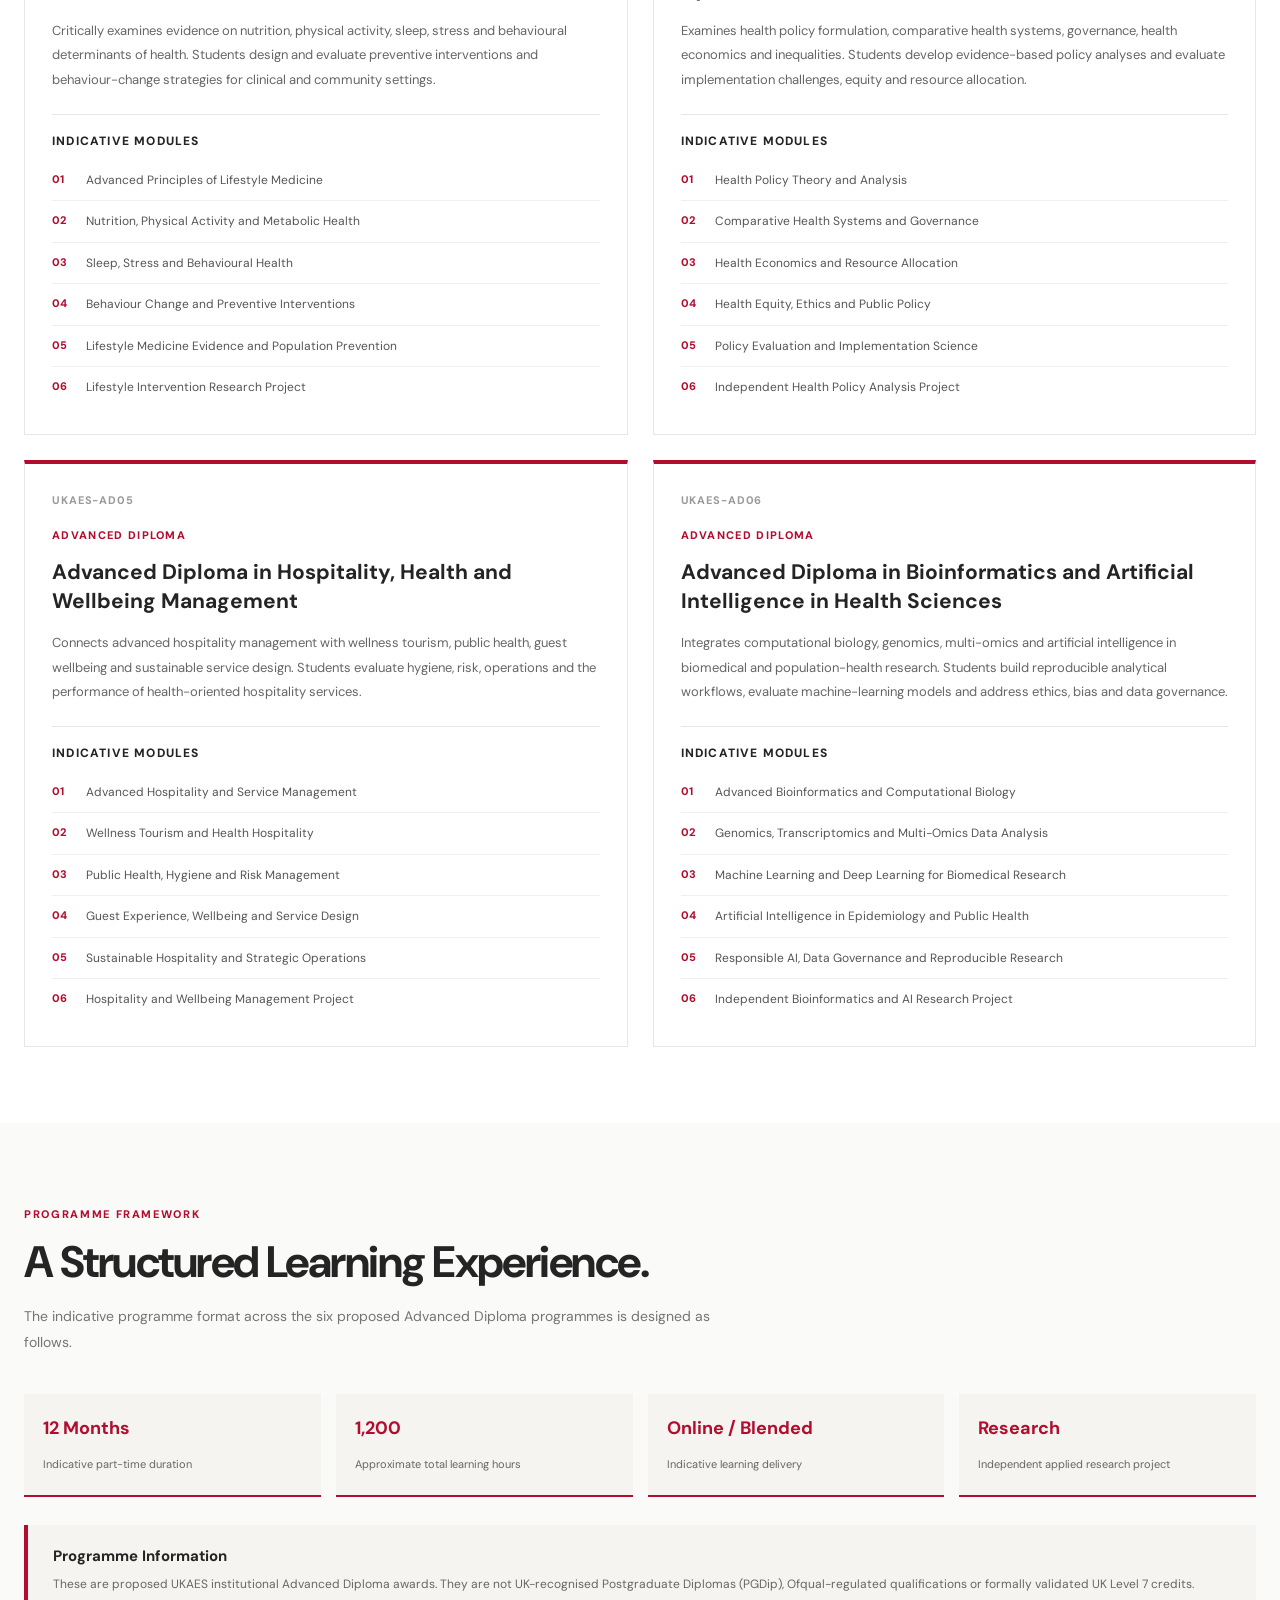
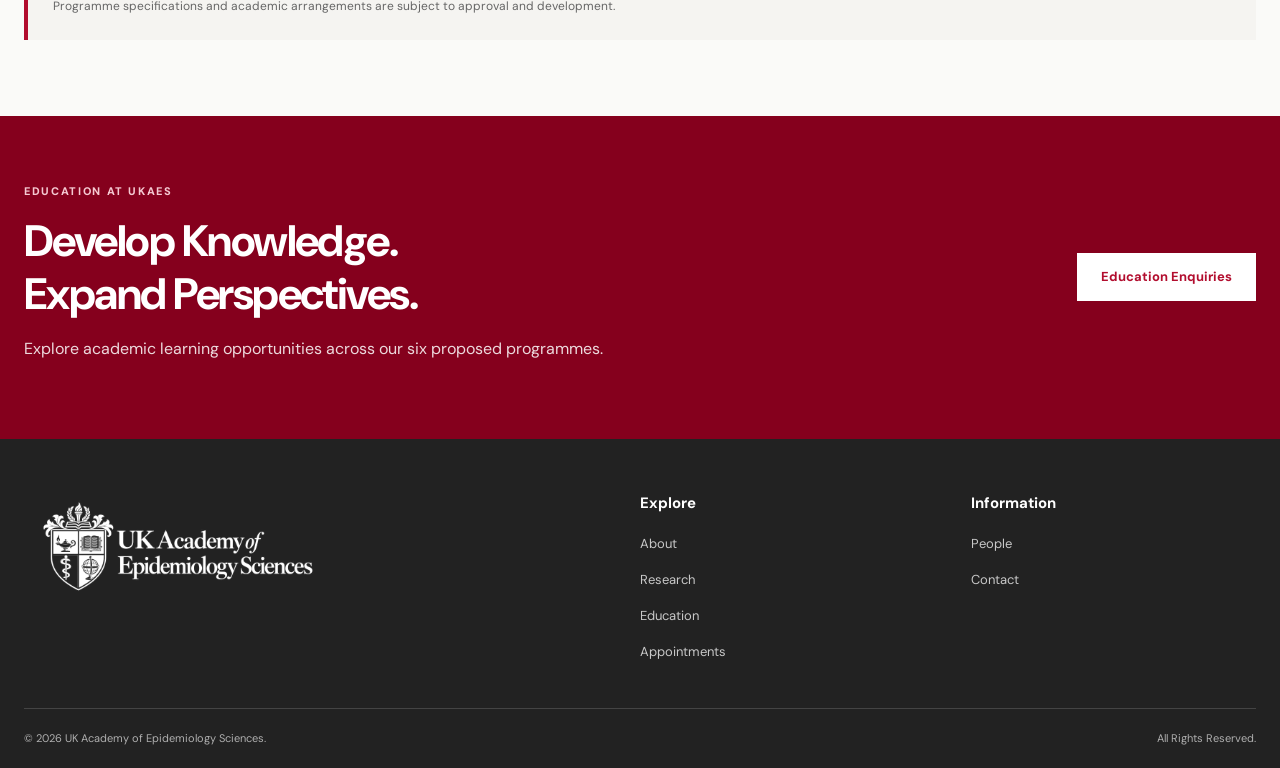
<file: education.html>
<!DOCTYPE html>
<html lang="en">

<head>
  <meta charset="UTF-8">
  <meta name="viewport" content="width=device-width, initial-scale=1">

  <meta name="description"
    content="Explore six proposed Advanced Diploma programmes offered by the UK Academy of Epidemiology Sciences.">

  <meta name="theme-color" content="#85001D">

  <title>Education | UK Academy of Epidemiology Sciences</title>

  <link rel="stylesheet" href="css/styles.css">
  <script src="js/site.js" defer></script>

  <style>

    /* EDUCATION PAGE */

    .education-intro {
      max-width: 800px;
      margin-bottom: 38px;
    }

    .education-intro p {
      color: #666;
      font-size: 14px;
      line-height: 1.9;
    }

    /* PROGRAMME GRID */

    .education-programme-grid {
      display: grid;
      grid-template-columns: repeat(2, minmax(0, 1fr));
      gap: 25px;
    }

    /* INDIVIDUAL PROGRAMME */

    .education-programme {
      display: flex;
      flex-direction: column;
      min-width: 0;
      background: #FFFFFF;
      border: 1px solid #E8E6E2;
      border-top: 4px solid #B20D2E;
      transition: transform .25s ease,
                  box-shadow .25s ease;
    }

    .education-programme:hover {
      transform: translateY(-3px);
      box-shadow: 0 10px 25px rgba(0,0,0,.05);
    }

    .education-programme-body {
      flex: 1;
      padding: 27px;
    }

    .education-programme-label {
      display: inline-block;
      margin-bottom: 13px;
      color: #B20D2E;
      font-size: 11px;
      font-weight: 800;
      letter-spacing: .12em;
      text-transform: uppercase;
    }

    .education-programme-code {
      display: block;
      margin-bottom: 10px;
      color: #999;
      font-size: 11px;
      font-weight: 700;
      letter-spacing: .08em;
    }

    .education-programme h3 {
      margin-bottom: 15px;
      color: #242424;
      font-size: 21px;
      line-height: 1.4;
    }

    .education-programme-description {
      margin-bottom: 22px;
      color: #666;
      font-size: 13px;
      line-height: 1.85;
    }

    /* MODULES */

    .education-modules {
      padding-top: 19px;
      border-top: 1px solid #E8E6E2;
    }

    .education-modules h4 {
      margin-bottom: 12px;
      color: #242424;
      font-size: 12px;
      font-weight: 800;
      letter-spacing: .1em;
      text-transform: uppercase;
    }

    .education-modules ol {
      padding: 0;
      margin: 0;
      list-style: none;
      counter-reset: module;
    }

    .education-modules li {
      position: relative;
      padding: 10px 0 10px 34px;
      border-bottom: 1px solid #F0EFEC;
      color: #555;
      font-size: 12px;
      line-height: 1.7;
      counter-increment: module;
    }

    .education-modules li:last-child {
      border-bottom: none;
    }

    .education-modules li::before {
      content: counter(module, decimal-leading-zero);
      position: absolute;
      left: 0;
      top: 10px;
      color: #B20D2E;
      font-size: 11px;
      font-weight: 800;
    }

    /* PROGRAMME FRAMEWORK */

    .education-framework {
      display: grid;
      grid-template-columns: repeat(4, minmax(0, 1fr));
      gap: 15px;
      margin-top: 35px;
    }

    .education-framework-item {
      padding: 19px;
      background: #F5F4F1;
      border-bottom: 2px solid #B20D2E;
    }

    .education-framework-item strong {
      display: block;
      margin-bottom: 6px;
      color: #B20D2E;
      font-size: 18px;
    }

    .education-framework-item span {
      color: #666;
      font-size: 11px;
      line-height: 1.6;
    }

    /* QUALIFICATION NOTE */

    .education-qualification-note {
      padding: 22px 25px;
      margin-top: 28px;
      background: #F5F4F1;
      border-left: 4px solid #B20D2E;
    }

    .education-qualification-note h3 {
      margin-bottom: 8px;
      font-size: 15px;
    }

    .education-qualification-note p {
      margin: 0;
      color: #666;
      font-size: 12px;
      line-height: 1.85;
    }

    /* RESPONSIVE */

    @media (max-width: 850px) {

      .education-programme-grid {
        grid-template-columns: 1fr;
      }

      .education-framework {
        grid-template-columns: repeat(2, minmax(0, 1fr));
      }

    }

    @media (max-width: 600px) {

      .education-programme-body {
        padding: 22px;
      }

      .education-programme h3 {
        font-size: 19px;
      }

      .education-framework {
        grid-template-columns: 1fr 1fr;
      }

    }

  </style>

</head>


<body>


  <!-- HEADER -->

  <header class="ukaes-header">

    <div class="ukaes-container ukaes-header-inner">

      <a href="index.html" class="ukaes-brand">

        <img
          src="assets/ukaes-logo.jpg"
          alt="UK Academy of Epidemiology Sciences">

      </a>


      <button
        class="ukaes-mobile-toggle"
        type="button"
        aria-label="Open navigation"
        aria-expanded="false">

        Menu

      </button>


      <nav class="ukaes-navigation" aria-label="Main navigation">

        <a href="index.html">Home</a>
        <a href="about.html">About</a>
        <a href="research.html">Research</a>
        <a href="education.html" class="active">Education</a>
        <a href="appointments.html">Appointments</a>
        <a href="people.html">People</a>
        <a href="contact.html">Contact</a>

      </nav>

    </div>

  </header>



  <main>


    <!-- HERO -->

    <section class="ukaes-page-intro">

      <div class="ukaes-container">

        <span class="ukaes-eyebrow">
          Education
        </span>

        <h1>
          Learning Today.<br>
          Advancing Tomorrow.
        </h1>

        <p>
          Advanced academic learning across
          epidemiological sciences, health research
          and interdisciplinary disciplines.
        </p>

      </div>

    </section>



    <!-- DIPLOMA INTRODUCTION -->

    <section class="ukaes-section">

      <div class="ukaes-container">

        <div class="education-intro">

          <span class="ukaes-eyebrow">
            Academic Programmes
          </span>

          <h2>
            Advanced Diploma Programmes
          </h2>

          <p>
            UKAES presents six proposed Advanced Diploma
            programmes designed with reference to
            postgraduate-level learning outcomes.
            Each programme combines advanced academic
            study with applied learning and an
            independent research project.
          </p>

        </div>


        <!-- SIX DIPLOMA PROGRAMMES -->

        <div class="education-programme-grid">


          <!-- PROGRAMME 01 -->

          <article class="education-programme">

            <div class="education-programme-body">

              <span class="education-programme-code">
                UKAES-AD01
              </span>

              <span class="education-programme-label">
                Advanced Diploma
              </span>

              <h3>
                Advanced Diploma in Epidemiological Sciences
              </h3>

              <p class="education-programme-description">
                Explores advanced epidemiological theory,
                causal inference, complex study design
                and disease surveillance. Students
                critically appraise research, apply
                quantitative methods and develop an
                independent epidemiological investigation.
              </p>

              <div class="education-modules">

                <h4>Indicative Modules</h4>

                <ol>
                  <li>Advanced Epidemiological Theory and Causal Inference</li>
                  <li>Advanced Epidemiological Study Design</li>
                  <li>Statistical Modelling in Epidemiology</li>
                  <li>Infectious and Chronic Disease Epidemiology</li>
                  <li>Systematic Review and Evidence Synthesis</li>
                  <li>Independent Epidemiological Research Project</li>
                </ol>

              </div>

            </div>

          </article>



          <!-- PROGRAMME 02 -->

          <article class="education-programme">

            <div class="education-programme-body">

              <span class="education-programme-code">
                UKAES-AD02
              </span>

              <span class="education-programme-label">
                Advanced Diploma
              </span>

              <h3>
                Advanced Diploma in Biostatistics and Health Data Science
              </h3>

              <p class="education-programme-description">
                Develops advanced statistical inference
                and computational analysis for biomedical
                and population-health data. Students learn
                model validation, longitudinal and survival
                analysis, responsible machine learning
                and reproducible research.
              </p>

              <div class="education-modules">

                <h4>Indicative Modules</h4>

                <ol>
                  <li>Advanced Statistical Inference</li>
                  <li>Regression and Multilevel Modelling</li>
                  <li>Survival and Longitudinal Data Analysis</li>
                  <li>Machine Learning for Health Research</li>
                  <li>Health Data Governance and Reproducible Computing</li>
                  <li>Applied Health Data Science Project</li>
                </ol>

              </div>

            </div>

          </article>



          <!-- PROGRAMME 03 -->

          <article class="education-programme">

            <div class="education-programme-body">

              <span class="education-programme-code">
                UKAES-AD03
              </span>

              <span class="education-programme-label">
                Advanced Diploma
              </span>

              <h3>
                Advanced Diploma in Lifestyle Medicine and Preventive Health
              </h3>

              <p class="education-programme-description">
                Critically examines evidence on nutrition,
                physical activity, sleep, stress and
                behavioural determinants of health.
                Students design and evaluate preventive
                interventions and behaviour-change
                strategies for clinical and community settings.
              </p>

              <div class="education-modules">

                <h4>Indicative Modules</h4>

                <ol>
                  <li>Advanced Principles of Lifestyle Medicine</li>
                  <li>Nutrition, Physical Activity and Metabolic Health</li>
                  <li>Sleep, Stress and Behavioural Health</li>
                  <li>Behaviour Change and Preventive Interventions</li>
                  <li>Lifestyle Medicine Evidence and Population Prevention</li>
                  <li>Lifestyle Intervention Research Project</li>
                </ol>

              </div>

            </div>

          </article>



          <!-- PROGRAMME 04 -->

          <article class="education-programme">

            <div class="education-programme-body">

              <span class="education-programme-code">
                UKAES-AD04
              </span>

              <span class="education-programme-label">
                Advanced Diploma
              </span>

              <h3>
                Advanced Diploma in Health Policy and Health Systems
              </h3>

              <p class="education-programme-description">
                Examines health policy formulation,
                comparative health systems, governance,
                health economics and inequalities.
                Students develop evidence-based policy
                analyses and evaluate implementation
                challenges, equity and resource allocation.
              </p>

              <div class="education-modules">

                <h4>Indicative Modules</h4>

                <ol>
                  <li>Health Policy Theory and Analysis</li>
                  <li>Comparative Health Systems and Governance</li>
                  <li>Health Economics and Resource Allocation</li>
                  <li>Health Equity, Ethics and Public Policy</li>
                  <li>Policy Evaluation and Implementation Science</li>
                  <li>Independent Health Policy Analysis Project</li>
                </ol>

              </div>

            </div>

          </article>



          <!-- PROGRAMME 05 -->

          <article class="education-programme">

            <div class="education-programme-body">

              <span class="education-programme-code">
                UKAES-AD05
              </span>

              <span class="education-programme-label">
                Advanced Diploma
              </span>

              <h3>
                Advanced Diploma in Hospitality, Health and Wellbeing Management
              </h3>

              <p class="education-programme-description">
                Connects advanced hospitality management
                with wellness tourism, public health,
                guest wellbeing and sustainable service
                design. Students evaluate hygiene, risk,
                operations and the performance of
                health-oriented hospitality services.
              </p>

              <div class="education-modules">

                <h4>Indicative Modules</h4>

                <ol>
                  <li>Advanced Hospitality and Service Management</li>
                  <li>Wellness Tourism and Health Hospitality</li>
                  <li>Public Health, Hygiene and Risk Management</li>
                  <li>Guest Experience, Wellbeing and Service Design</li>
                  <li>Sustainable Hospitality and Strategic Operations</li>
                  <li>Hospitality and Wellbeing Management Project</li>
                </ol>

              </div>

            </div>

          </article>



          <!-- PROGRAMME 06 -->

          <article class="education-programme">

            <div class="education-programme-body">

              <span class="education-programme-code">
                UKAES-AD06
              </span>

              <span class="education-programme-label">
                Advanced Diploma
              </span>

              <h3>
                Advanced Diploma in Bioinformatics and Artificial Intelligence in Health Sciences
              </h3>

              <p class="education-programme-description">
                Integrates computational biology, genomics,
                multi-omics and artificial intelligence
                in biomedical and population-health research.
                Students build reproducible analytical
                workflows, evaluate machine-learning models
                and address ethics, bias and data governance.
              </p>

              <div class="education-modules">

                <h4>Indicative Modules</h4>

                <ol>
                  <li>Advanced Bioinformatics and Computational Biology</li>
                  <li>Genomics, Transcriptomics and Multi-Omics Data Analysis</li>
                  <li>Machine Learning and Deep Learning for Biomedical Research</li>
                  <li>Artificial Intelligence in Epidemiology and Public Health</li>
                  <li>Responsible AI, Data Governance and Reproducible Research</li>
                  <li>Independent Bioinformatics and AI Research Project</li>
                </ol>

              </div>

            </div>

          </article>


        </div>

      </div>

    </section>



    <!-- PROGRAMME FRAMEWORK -->

    <section class="ukaes-section ukaes-section-soft">

      <div class="ukaes-container">

        <div class="ukaes-section-heading">

          <span class="ukaes-eyebrow">
            Programme Framework
          </span>

          <h2>
            A Structured Learning Experience.
          </h2>

          <p>
            The indicative programme format
            across the six proposed Advanced Diploma
            programmes is designed as follows.
          </p>

        </div>


        <div class="education-framework">

          <div class="education-framework-item">

            <strong>12 Months</strong>

            <span>
              Indicative part-time duration
            </span>

          </div>


          <div class="education-framework-item">

            <strong>1,200</strong>

            <span>
              Approximate total learning hours
            </span>

          </div>


          <div class="education-framework-item">

            <strong>Online / Blended</strong>

            <span>
              Indicative learning delivery
            </span>

          </div>


          <div class="education-framework-item">

            <strong>Research</strong>

            <span>
              Independent applied research project
            </span>

          </div>

        </div>


        <div class="education-qualification-note">

          <h3>
            Programme Information
          </h3>

          <p>
            These are proposed UKAES institutional
            Advanced Diploma awards. They are not
            UK-recognised Postgraduate Diplomas (PGDip),
            Ofqual-regulated qualifications or formally
            validated UK Level 7 credits. Programme
            specifications and academic arrangements
            are subject to approval and development.
          </p>

        </div>

      </div>

    </section>



    <!-- CLOSING -->

    <section class="ukaes-highlight">

      <div class="ukaes-container ukaes-highlight-inner">

        <div>

          <span class="ukaes-eyebrow">
            Education at UKAES
          </span>

          <h2>
            Develop Knowledge.<br>
            Expand Perspectives.
          </h2>

          <p>
            Explore academic learning opportunities
            across our six proposed programmes.
          </p>

        </div>


        <a
          href="contact.html"
          class="ukaes-button ukaes-button-white">

          Education Enquiries

        </a>

      </div>

    </section>


  </main>



  <!-- FOOTER -->

  <footer class="ukaes-footer">

    <div class="ukaes-container">

      <div class="ukaes-footer-grid">

        <div>

          <div class="ukaes-footer-brand"></div>

        </div>


        <div>

          <h3>Explore</h3>

          <ul>
            <li><a href="about.html">About</a></li>
            <li><a href="research.html">Research</a></li>
            <li><a href="education.html">Education</a></li>
            <li><a href="appointments.html">Appointments</a></li>
          </ul>

        </div>


        <div>

          <h3>Information</h3>

          <ul>
            <li><a href="people.html">People</a></li>
            <li><a href="contact.html">Contact</a></li>
          </ul>

        </div>

      </div>


      <div class="ukaes-footer-bottom">

        <span>
          © <span class="ukaes-current-year"></span>
          UK Academy of Epidemiology Sciences.
        </span>

        <span>
          All Rights Reserved.
        </span>

      </div>

    </div>

  </footer>



  <!-- BACK TO TOP -->

  <button
    class="ukaes-back-to-top"
    type="button"
    aria-label="Back to top"
    hidden>

    ↑

  </button>


</body>
</html>
</file>
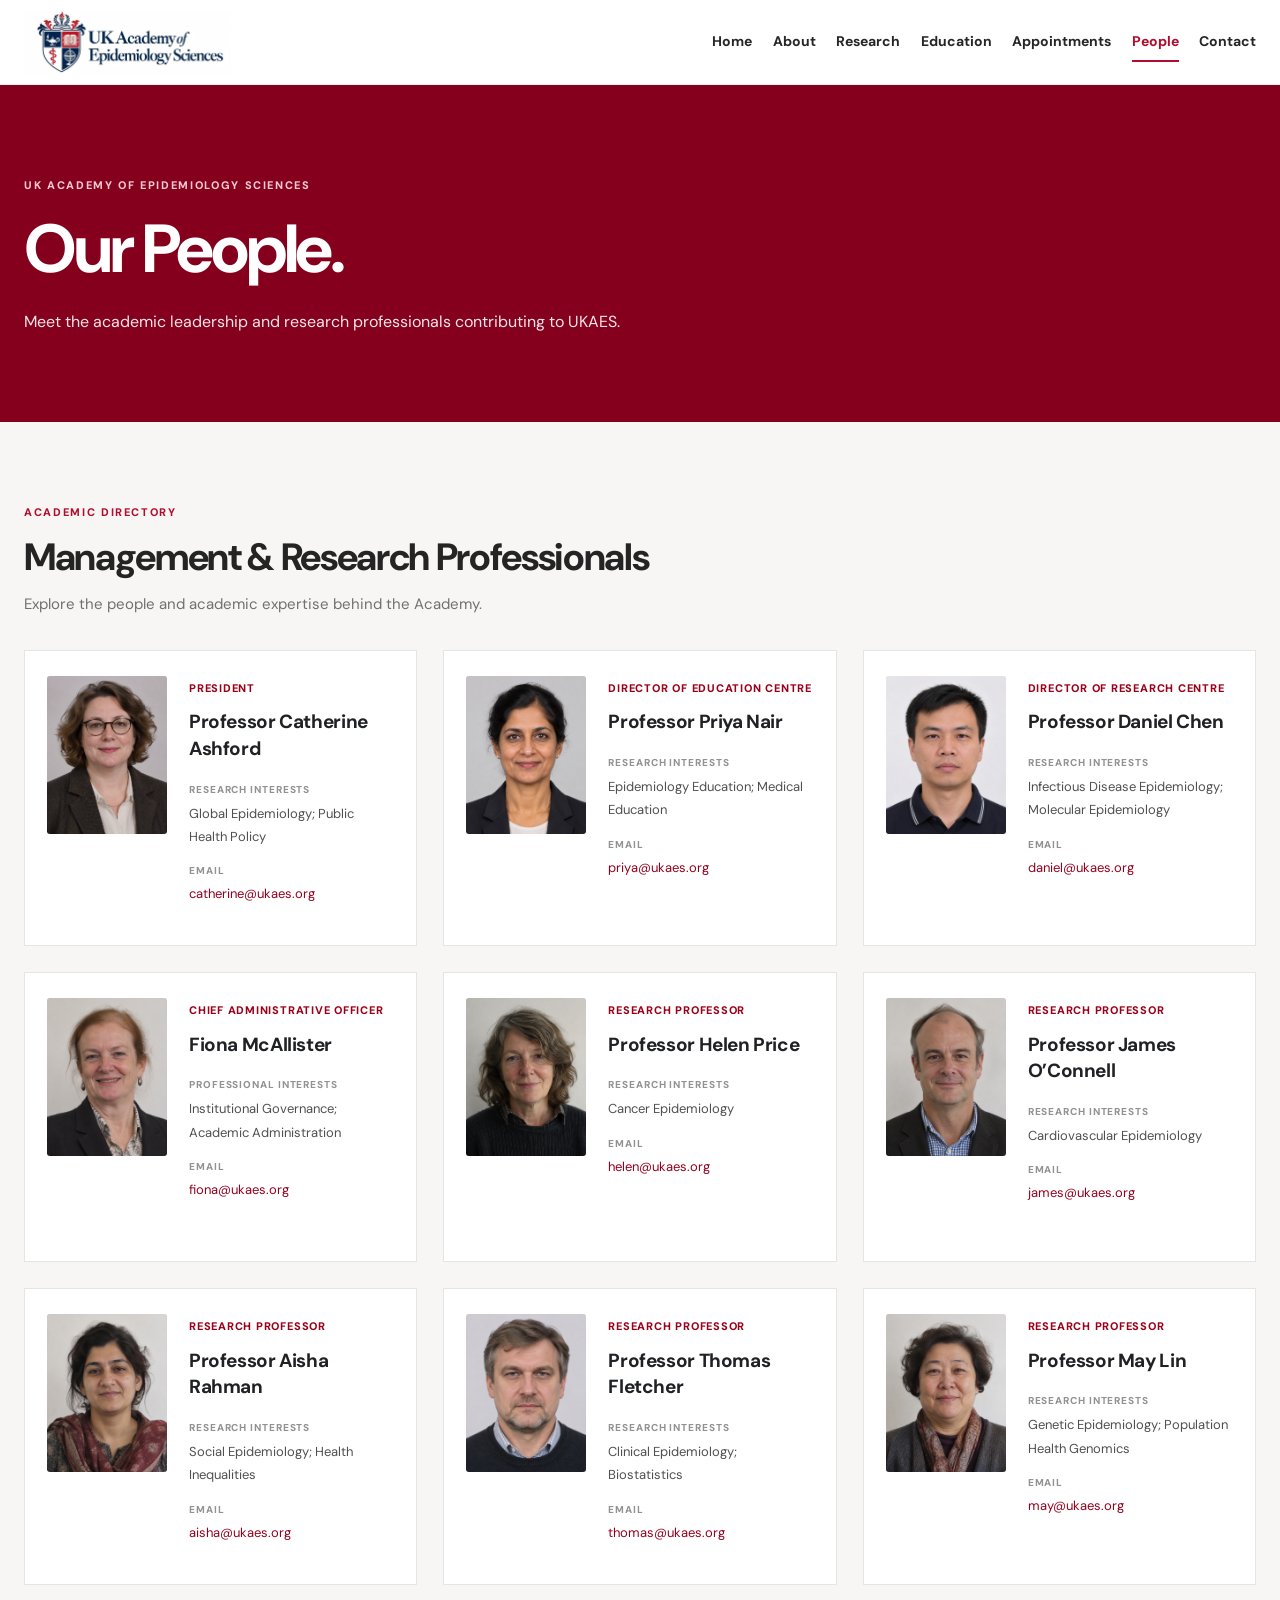
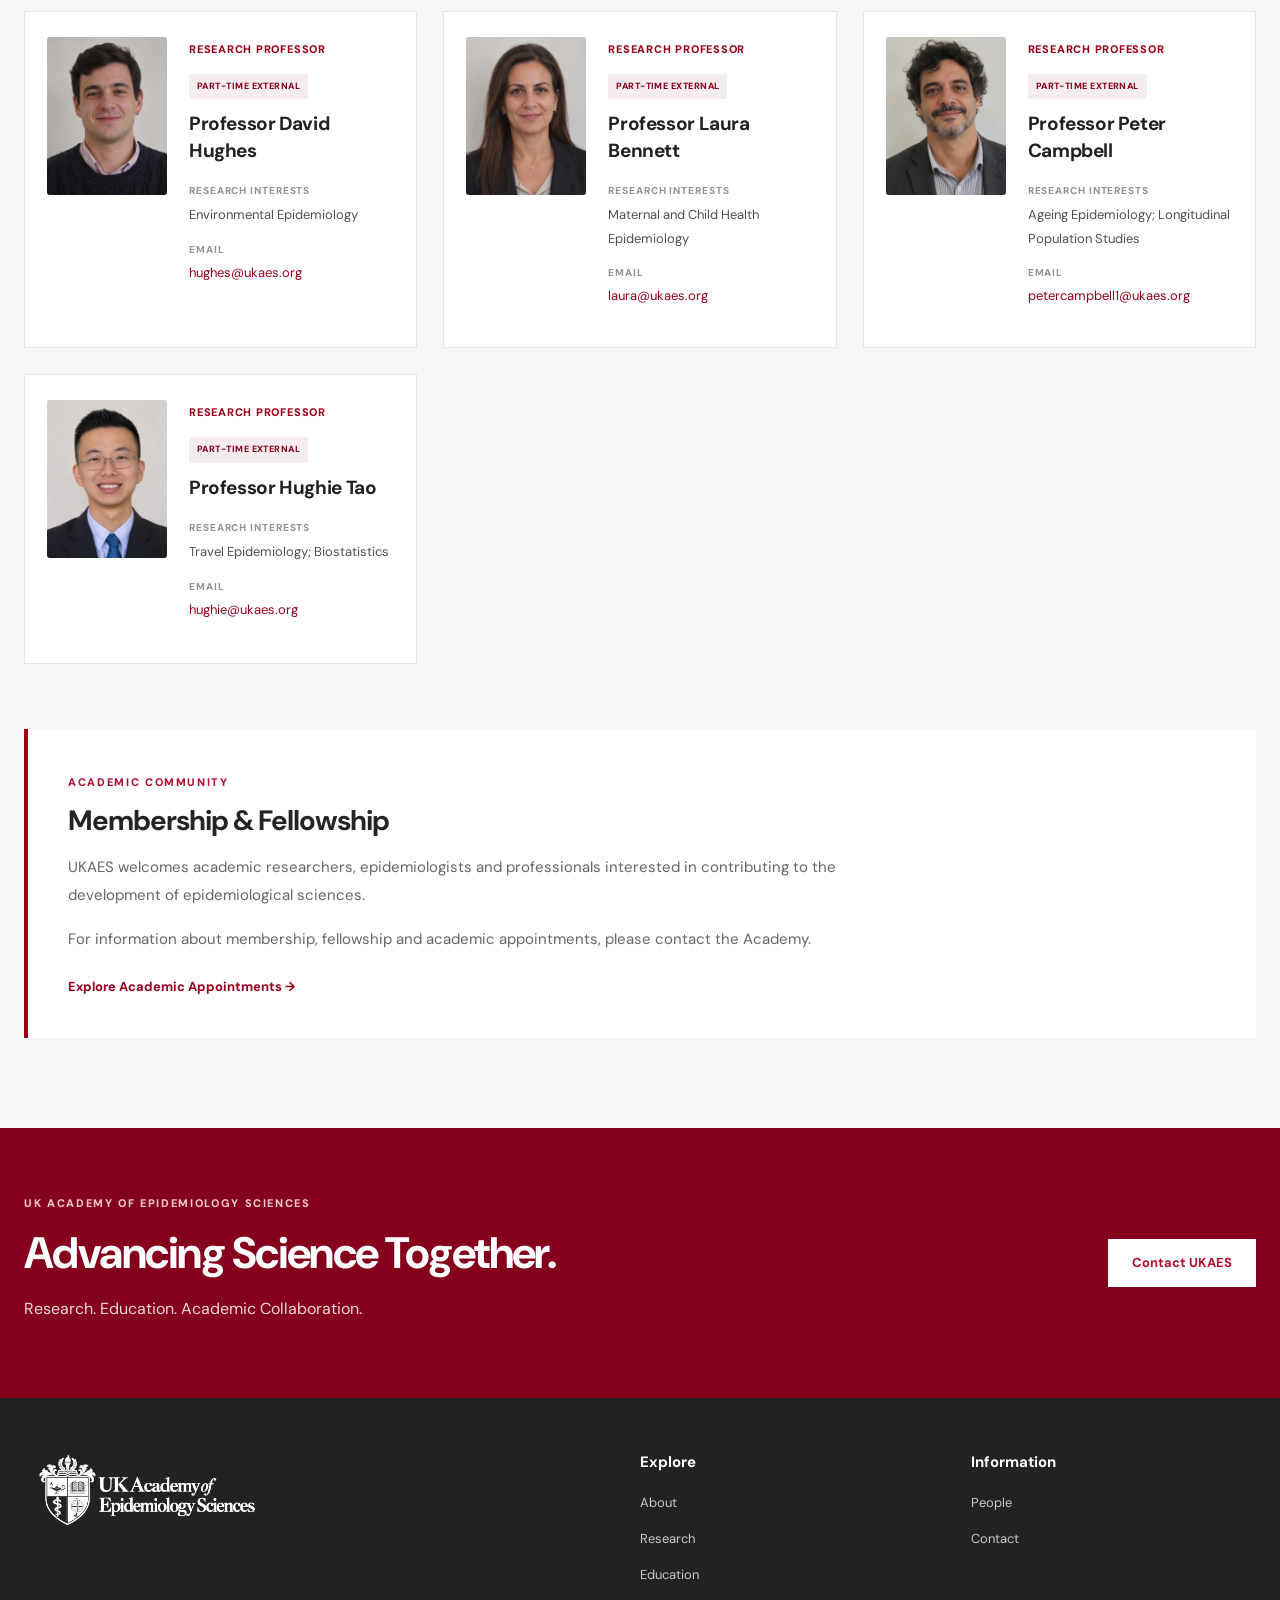
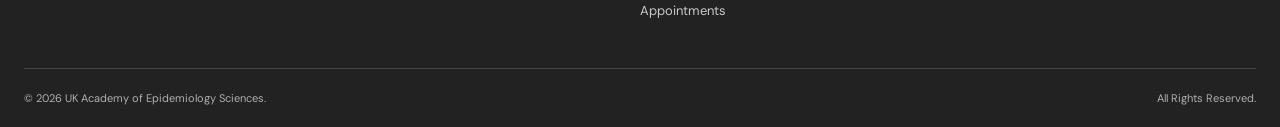
<file: people.html>
<!DOCTYPE html>
<html lang="en">

<head>
  <meta charset="UTF-8">
  <meta name="viewport" content="width=device-width, initial-scale=1">

  <meta name="description"
    content="Meet the leadership and research professionals of the UK Academy of Epidemiology Sciences.">

  <title>People | UK Academy of Epidemiology Sciences</title>

  <!-- Existing website styles -->
  <link rel="stylesheet" href="css/styles.css">

  <!-- Existing website JavaScript -->
  <script src="js/site.js" defer></script>

  <style>
    /* =========================================
       UKAES PEOPLE PAGE
       Revised wider academic directory
    ========================================= */

    .people-section {
      background: #F7F6F4;
      padding: 75px 0 90px;
    }

    .people-intro {
      max-width: 850px;
      margin-bottom: 42px;
    }

    .people-intro h2 {
      font-size: clamp(30px, 3.5vw, 42px);
      line-height: 1.2;
      margin: 12px 0;
    }

    .people-intro p {
      color: #707070;
      font-size: 16px;
      line-height: 1.8;
    }

    .people-heading {
      margin-bottom: 32px;
    }

    .people-heading h2 {
      font-size: clamp(28px, 3.2vw, 38px);
      margin: 10px 0;
      line-height: 1.25;
    }

    .people-heading p {
      color: #707070;
      font-size: 15px;
      line-height: 1.8;
    }

    /* =========================================
       PEOPLE GRID
    ========================================= */

    .people-grid {
      display: grid;
      grid-template-columns: repeat(3, minmax(0, 1fr));
      gap: 26px;
      width: 100%;
    }

    /* =========================================
       PERSON CARD
    ========================================= */

    .person-card {
      display: grid;
      grid-template-columns: 120px minmax(0, 1fr);
      align-items: start;
      gap: 22px;

      min-width: 0;
      min-height: 290px;

      padding: 25px 22px;

      background: #FFFFFF;
      border: 1px solid #E7E5E2;

      transition:
        transform .25s ease,
        box-shadow .25s ease,
        border-color .25s ease;
    }

    .person-card:hover {
      transform: translateY(-4px);
      border-color: #D8B5BC;
      box-shadow: 0 12px 28px rgba(0, 0, 0, .07);
    }

    /* =========================================
       PERSON PHOTO
    ========================================= */

    .person-photo {
      position: relative;
      width: 120px;
      height: 158px;
      overflow: hidden;
      background: #EAE6E2;
      border-radius: 3px;
    }

    .person-photo img {
      display: block;
      width: 100%;
      height: 100%;
      max-width: none;
      object-fit: cover;
      object-position: center 20%;
    }

    .photo-fallback {
      display: none;
      width: 100%;
      height: 100%;
      align-items: center;
      justify-content: center;
      background: #EEE9E6;
      color: #85001D;
      font-size: 25px;
      font-weight: 700;
    }

    /* =========================================
       PERSON INFORMATION
    ========================================= */

    .person-info {
      min-width: 0;
      padding-top: 3px;
    }

    .person-role {
      display: block;
      margin-bottom: 12px;

      color: #9B0018;
      font-size: 11px;
      font-weight: 800;
      line-height: 1.65;
      letter-spacing: .07em;
      text-transform: uppercase;
      overflow-wrap: anywhere;
    }

    .person-info h3 {
      margin: 0 0 19px;
      color: #202124;

      font-size: 19px;
      font-weight: 700;
      line-height: 1.4;
      letter-spacing: -.02em;
      overflow-wrap: break-word;
    }

    .external-label {
      display: inline-block;
      margin-bottom: 12px;
      padding: 5px 8px;

      background: #F4ECEE;
      color: #85001D;

      font-size: 9px;
      font-weight: 800;
      letter-spacing: .05em;
    }

    /* =========================================
       DETAILS
    ========================================= */

    .person-detail {
      margin-bottom: 15px;
      min-width: 0;
    }

    .person-label {
      display: block;
      margin-bottom: 5px;

      color: #929292;
      font-size: 10px;
      font-weight: 800;
      line-height: 1.5;
      letter-spacing: .09em;
      text-transform: uppercase;
    }

    .person-detail p {
      margin: 0;

      color: #505050;
      font-size: 13px;
      line-height: 1.8;
      overflow-wrap: anywhere;
    }

    .person-email {
      display: inline-block;
      max-width: 100%;

      color: #95001D;
      font-size: 13px;
      line-height: 1.7;
      text-decoration: none;
      overflow-wrap: anywhere;
      word-break: normal;
    }

    .person-email:hover {
      color: #650014;
      text-decoration: underline;
    }

    /* =========================================
       MEMBERSHIP SECTION
    ========================================= */

    .people-directory {
      margin-top: 65px;
      padding: 38px 40px;

      background: #FFFFFF;
      border-left: 4px solid #9B0018;
    }

    .people-directory h2 {
      margin: 10px 0 15px;
      font-size: 28px;
    }

    .people-directory p {
      max-width: 850px;
      color: #666;
      font-size: 15px;
      line-height: 1.9;
    }

    .people-directory .ukaes-text-link {
      display: inline-block;
      margin-top: 8px;
      color: #95001D;
      font-weight: 700;
      text-decoration: none;
    }

    .people-directory .ukaes-text-link:hover {
      text-decoration: underline;
    }

    /* =========================================
       TABLET
    ========================================= */

    @media (max-width: 1100px) {

      .people-grid {
        grid-template-columns: repeat(2, minmax(0, 1fr));
        gap: 22px;
      }

      .person-card {
        grid-template-columns: 112px minmax(0, 1fr);
        gap: 18px;
        padding: 22px 18px;
      }

      .person-photo {
        width: 112px;
        height: 150px;
      }

    }

    /* =========================================
       MOBILE
    ========================================= */

    @media (max-width: 650px) {

      .people-section {
        padding: 48px 0 60px;
      }

      .people-grid {
        grid-template-columns: 1fr;
        gap: 17px;
      }

      .person-card {
        grid-template-columns: 105px minmax(0, 1fr);
        gap: 19px;
        min-height: 0;
        padding: 20px 17px;
      }

      .person-photo {
        width: 105px;
        height: 140px;
      }

      .person-info h3 {
        font-size: 18px;
      }

      .person-detail p,
      .person-email {
        font-size: 13px;
      }

      .people-directory {
        margin-top: 40px;
        padding: 26px 20px;
      }

    }

    /* =========================================
       SMALL MOBILE
    ========================================= */

    @media (max-width: 360px) {

      .person-card {
        grid-template-columns: 88px minmax(0, 1fr);
        gap: 14px;
        padding: 16px 12px;
      }

      .person-photo {
        width: 88px;
        height: 120px;
      }

      .person-info h3 {
        font-size: 16px;
      }

      .person-role {
        font-size: 10px;
      }

    }

    /* =========================================
       FOOTER BRAND — FIX LOGO OVERLAP
    ========================================= */

    .ukaes-footer .ukaes-footer-grid > div:first-child {
      min-width: 0;
    }

    .ukaes-footer .ukaes-footer-brand {
      position: relative;
      display: block;
      width: 240px;
      max-width: 100%;
      height: auto;
      margin: 0 0 18px;
      overflow: visible;
    }

    .ukaes-footer .ukaes-footer-brand img {
      position: static;
      display: block;
      width: 100%;
      max-width: 100%;
      height: auto;
      max-height: 100px;
      margin: 0;
      object-fit: contain;
      object-position: left center;
      transform: none;
    }

    .ukaes-footer .ukaes-footer-tagline {
      position: static;
      display: block;
      margin: 0;
      line-height: 1.7;
    }

    /* FOOTER MOBILE */

    @media (max-width: 650px) {

      .ukaes-footer .ukaes-footer-brand {
        width: 210px;
        margin-bottom: 14px;
      }

      .ukaes-footer .ukaes-footer-brand img {
        max-height: 88px;
      }

    }

  </style>

</head>


<body>

  <!-- =====================================
       HEADER
  ====================================== -->

  <header class="ukaes-header">

    <div class="ukaes-container ukaes-header-inner">

      <a href="index.html" class="ukaes-brand">

        <img
          src="assets/ukaes-logo.jpg"
          alt="UK Academy of Epidemiology Sciences">

      </a>

      <button
        class="ukaes-mobile-toggle"
        type="button"
        aria-label="Open navigation"
        aria-expanded="false">

        Menu

      </button>

      <nav
        class="ukaes-navigation"
        aria-label="Main navigation">

        <a href="index.html">Home</a>

        <a href="about.html">About</a>

        <a href="research.html">Research</a>

        <a href="education.html">Education</a>

        <a href="appointments.html">Appointments</a>

        <a href="people.html"
           class="active"
           aria-current="page">People</a>

        <a href="contact.html">Contact</a>

      </nav>

    </div>

  </header>


  <main>

    <!-- =====================================
         PAGE INTRODUCTION
    ====================================== -->

    <section class="ukaes-page-intro">

      <div class="ukaes-container">

        <span class="ukaes-eyebrow">
          UK Academy of Epidemiology Sciences
        </span>

        <h1>Our People.</h1>

        <p>
          Meet the academic leadership and research
          professionals contributing to UKAES.
        </p>

      </div>

    </section>


    <!-- =====================================
         PEOPLE DIRECTORY
    ====================================== -->

    <section class="ukaes-section people-section">

      <div class="ukaes-container">

        <div class="people-heading">

          <span class="ukaes-eyebrow">
            Academic Directory
          </span>

          <h2>
            Management & Research Professionals
          </h2>

          <p>
            Explore the people and academic expertise
            behind the Academy.
          </p>

        </div>


        <!-- PEOPLE CARDS ARE GENERATED BELOW -->

        <div class="people-grid" id="peopleGrid">

        </div>


        <!-- =================================
             MEMBERSHIP INFORMATION
        ================================== -->

        <div class="people-directory">

          <span class="ukaes-eyebrow">
            Academic Community
          </span>

          <h2>Membership & Fellowship</h2>

          <p>
            UKAES welcomes academic researchers,
            epidemiologists and professionals interested
            in contributing to the development of
            epidemiological sciences.
          </p>

          <p>
            For information about membership,
            fellowship and academic appointments,
            please contact the Academy.
          </p>

          <a
            href="appointments.html"
            class="ukaes-text-link">

            Explore Academic Appointments →

          </a>

        </div>

      </div>

    </section>


    <!-- =====================================
         CLOSING SECTION
    ====================================== -->

    <section class="ukaes-highlight">

      <div class="ukaes-container ukaes-highlight-inner">

        <div>

          <span class="ukaes-eyebrow">
            UK Academy of Epidemiology Sciences
          </span>

          <h2>
            Advancing Science Together.
          </h2>

          <p>
            Research. Education. Academic Collaboration.
          </p>

        </div>

        <a
          href="contact.html"
          class="ukaes-button ukaes-button-white">

          Contact UKAES

        </a>

      </div>

    </section>

  </main>


  <!-- =====================================
       FOOTER
  ====================================== -->

  <footer class="ukaes-footer">

    <div class="ukaes-container">

      <div class="ukaes-footer-grid">

        <!-- FOOTER BRAND -->

        <div>

          <div class="ukaes-footer-brand">

            <img
              src="assets/ukaes-logo-white.png"
              alt="UKAES">

          </div>

          <p class="ukaes-footer-tagline">
            Advancing Science. Shaping the Future.
          </p>

        </div>


        <!-- EXPLORE -->

        <div>

          <h3>Explore</h3>

          <ul>

            <li><a href="about.html">About</a></li>

            <li><a href="research.html">Research</a></li>

            <li><a href="education.html">Education</a></li>

            <li><a href="appointments.html">Appointments</a></li>

          </ul>

        </div>


        <!-- INFORMATION -->

        <div>

          <h3>Information</h3>

          <ul>

            <li><a href="people.html">People</a></li>

            <li><a href="contact.html">Contact</a></li>

          </ul>

        </div>

      </div>


      <!-- COPYRIGHT -->

      <div class="ukaes-footer-bottom">

        <span>
          © <span class="ukaes-current-year">2026</span>
          UK Academy of Epidemiology Sciences.
        </span>

        <span>All Rights Reserved.</span>

      </div>

    </div>

  </footer>


  <!-- =====================================
       BACK TO TOP
  ====================================== -->

  <button
    class="ukaes-back-to-top"
    type="button"
    aria-label="Back to top"
    hidden>

    ↑

  </button>


  <!-- =====================================
       PEOPLE DATA
  ====================================== -->

  <script>

    const people = [

      {
        name: "Professor Catherine Ashford",
        role: "President",
        image: "catherine-ashford.jpg",
        interests: "Global Epidemiology; Public Health Policy",
        email: "catherine@ukaes.org"
      },

      {
        name: "Professor Priya Nair",
        role: "Director of Education Centre",
        image: "priya-nair.jpg",
        interests: "Epidemiology Education; Medical Education",
        email: "priya@ukaes.org"
      },

      {
        name: "Professor Daniel Chen",
        role: "Director of Research Centre",
        image: "daniel-chen.jpg",
        interests: "Infectious Disease Epidemiology; Molecular Epidemiology",
        email: "daniel@ukaes.org"
      },

      {
        name: "Fiona McAllister",
        role: "Chief Administrative Officer",
        image: "fiona-mcallister.jpg",
        interests: "Institutional Governance; Academic Administration",
        email: "fiona@ukaes.org"
      },

      {
        name: "Professor Helen Price",
        role: "Research Professor",
        image: "helen-price.jpg",
        interests: "Cancer Epidemiology",
        email: "helen@ukaes.org"
      },

      {
        name: "Professor James O’Connell",
        role: "Research Professor",
        image: "james-oconnell.jpg",
        interests: "Cardiovascular Epidemiology",
        email: "james@ukaes.org"
      },

      {
        name: "Professor Aisha Rahman",
        role: "Research Professor",
        image: "aisha-rahman.jpg",
        interests: "Social Epidemiology; Health Inequalities",
        email: "aisha@ukaes.org"
      },

      {
        name: "Professor Thomas Fletcher",
        role: "Research Professor",
        image: "thomas-fletcher.jpg",
        interests: "Clinical Epidemiology; Biostatistics",
        email: "thomas@ukaes.org"
      },

      {
        name: "Professor May Lin",
        role: "Research Professor",
        image: "may-lin.jpg",
        interests: "Genetic Epidemiology; Population Health Genomics",
        email: "may@ukaes.org"
      },

      {
        name: "Professor David Hughes",
        role: "Research Professor",
        image: "david-hughes.jpg",
        interests: "Environmental Epidemiology",
        email: "hughes@ukaes.org",
        external: true
      },

      {
        name: "Professor Laura Bennett",
        role: "Research Professor",
        image: "laura-bennett.jpg",
        interests: "Maternal and Child Health Epidemiology",
        email: "laura@ukaes.org",
        external: true
      },

      {
        name: "Professor Peter Campbell",
        role: "Research Professor",
        image: "peter-campbell.jpg",
        interests: "Ageing Epidemiology; Longitudinal Population Studies",
        email: "petercampbell1@ukaes.org",
        external: true
      },

      {
        name: "Professor Hughie Tao",
        role: "Research Professor",
        image: "hughie-tao.jpg",
        interests: "Travel Epidemiology; Biostatistics",
        email: "hughie@ukaes.org",
        external: true
      }

    ];


    /* =====================================
       GENERATE PEOPLE CARDS
    ====================================== */

    const peopleGrid = document.getElementById("peopleGrid");


    peopleGrid.innerHTML = people.map((person, index) => {

      const initials = person.name
        .replace("Professor ", "")
        .split(" ")
        .map(word => word.charAt(0))
        .slice(0, 2)
        .join("");


      return `

        <article class="person-card">

          <div class="person-photo">

            <img
              src="./assets/people/${person.image}"
              alt="${person.name}"
              loading="${index < 3 ? "eager" : "lazy"}">

            <div class="photo-fallback">
              ${initials}
            </div>

          </div>


          <div class="person-info">

            <span class="person-role">
              ${person.role}
            </span>


            ${person.external ? `

              <span class="external-label">
                PART-TIME EXTERNAL
              </span>

            ` : ""}


            <h3>
              ${person.name}
            </h3>


            <div class="person-detail">

              <span class="person-label">
                ${person.role === "Chief Administrative Officer"
                  ? "Professional Interests"
                  : "Research Interests"}
              </span>

              <p>
                ${person.interests}
              </p>

            </div>


            <div class="person-detail">

              <span class="person-label">
                Email
              </span>

              <a
                class="person-email"
                href="mailto:${person.email}">

                ${person.email}

              </a>

            </div>

          </div>

        </article>

      `;

    }).join("");


    /* =====================================
       IMAGE ERROR HANDLING
    ====================================== */

    document.querySelectorAll(".person-photo img")
      .forEach(function(img) {

        img.addEventListener("error", function() {

          img.style.display = "none";

          const fallback = img.nextElementSibling;

          if (fallback) {
            fallback.style.display = "flex";
          }

          console.error(
            "UKAES image failed:",
            img.src
          );

        });

      });


    /* =====================================
       FOOTER YEAR
    ====================================== */

    const yearElement = document.querySelector(
      ".ukaes-current-year"
    );

    if (yearElement) {
      yearElement.textContent = new Date().getFullYear();
    }

  </script>

</body>

</html>
</file>
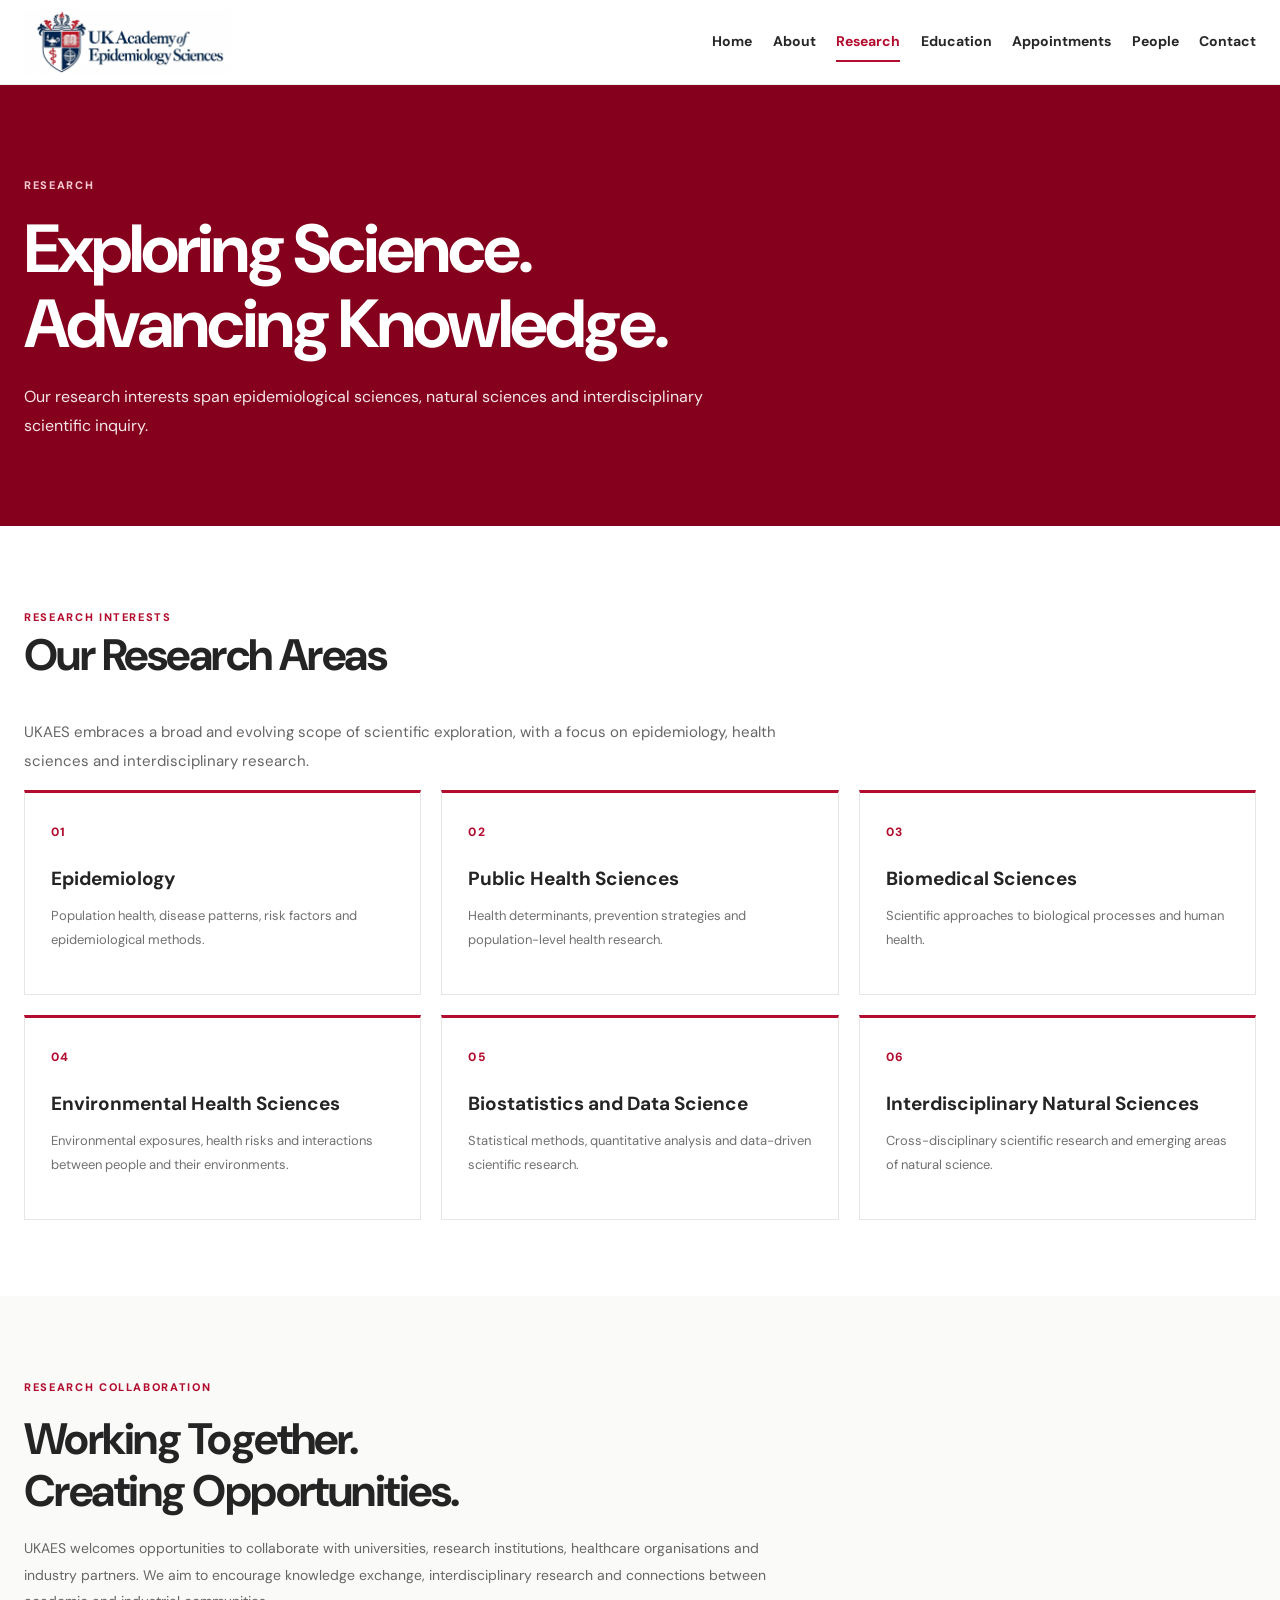
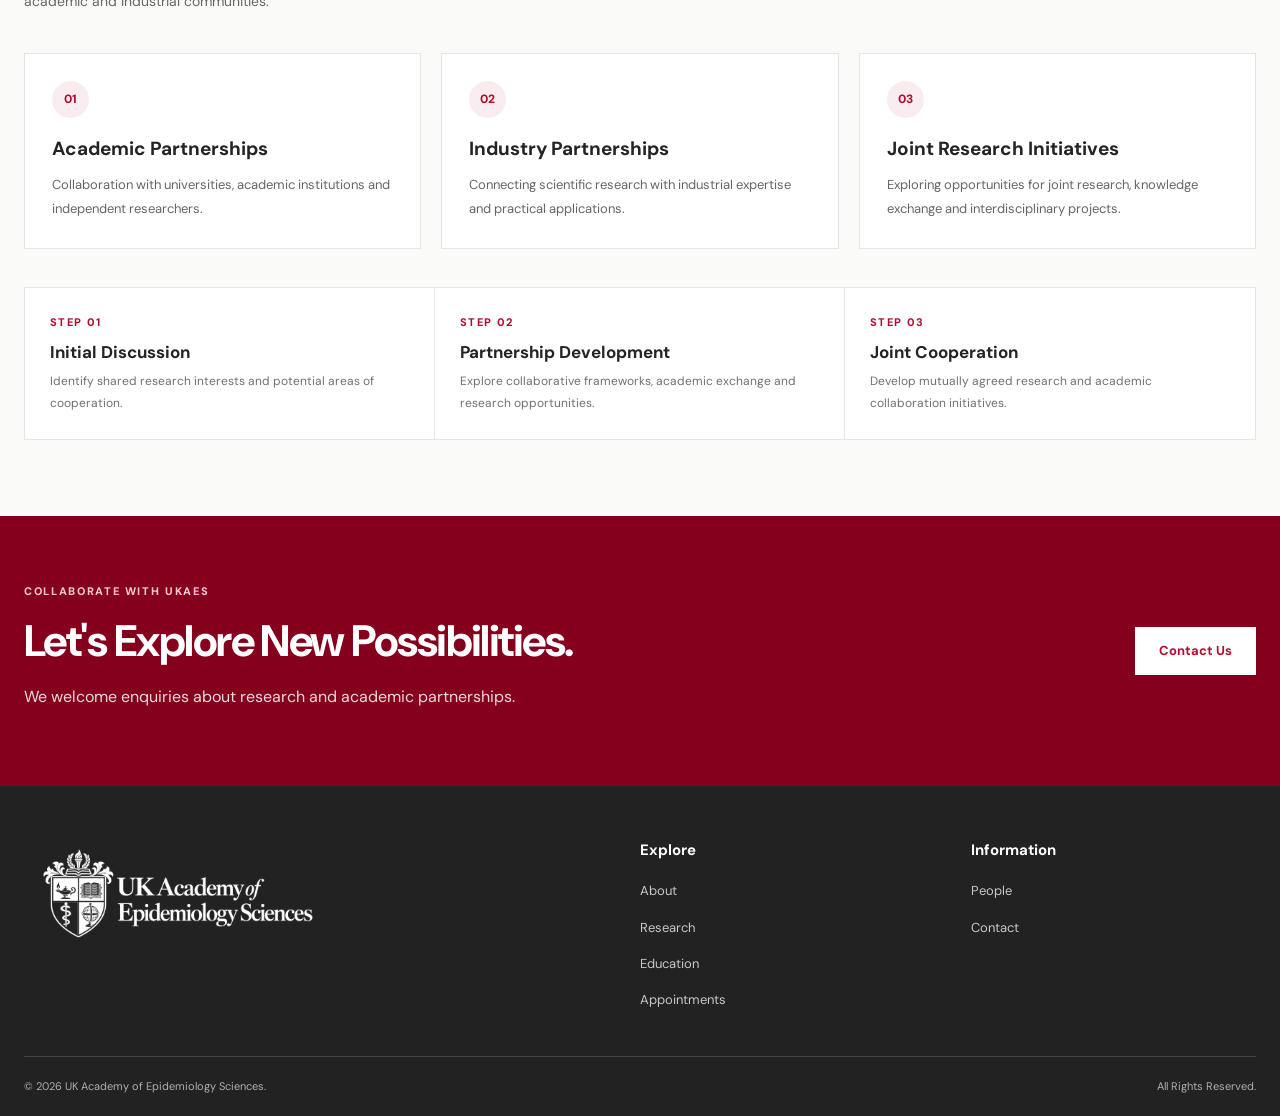
<file: research.html>
<!DOCTYPE html>
<html lang="en">

<head>
  <meta charset="UTF-8">
  <meta name="viewport" content="width=device-width, initial-scale=1">

  <meta name="description"
    content="Explore the research interests and collaboration opportunities of the UK Academy of Epidemiology Sciences.">

  <meta name="theme-color" content="#85001D">

  <title>Research | UK Academy of Epidemiology Sciences</title>

  <link rel="stylesheet" href="css/styles.css">
  <script src="js/site.js" defer></script>

  <style>

    /* RESEARCH PAGE */

    .research-introduction {
      max-width: 760px;
    }

    .research-introduction p {
      color: #666666;
      font-size: 15px;
      line-height: 1.9;
    }

    /* RESEARCH AREAS */

    .research-area-grid {
      display: grid;
      grid-template-columns: repeat(3, minmax(0, 1fr));
      gap: 20px;
    }

    .research-area-card {
      position: relative;
      padding: 29px 26px;
      min-height: 205px;
      background: #FFFFFF;
      border: 1px solid #E8E6E2;
      border-top: 3px solid #B20D2E;
      transition: transform .25s ease,
                  box-shadow .25s ease;
    }

    .research-area-card:hover {
      transform: translateY(-3px);
      box-shadow: 0 10px 25px rgba(0,0,0,.05);
    }

    .research-area-number {
      display: block;
      margin-bottom: 23px;
      color: #B20D2E;
      font-size: 12px;
      font-weight: 800;
      letter-spacing: .12em;
    }

    .research-area-card h3 {
      margin-bottom: 12px;
      font-size: 19px;
      line-height: 1.4;
    }

    .research-area-card p {
      margin: 0;
      color: #707070;
      font-size: 13px;
      line-height: 1.8;
    }

    /* COLLABORATION */

    .research-collaboration-intro {
      max-width: 760px;
      margin-bottom: 38px;
    }

    .research-collaboration-intro h2 {
      margin: 13px 0 17px;
    }

    .research-collaboration-intro p {
      color: #666666;
      font-size: 14px;
      line-height: 1.9;
    }

    .research-partnership-grid {
      display: grid;
      grid-template-columns: repeat(3, minmax(0, 1fr));
      gap: 20px;
    }

    .research-partnership {
      padding: 27px;
      background: #FFFFFF;
      border: 1px solid #E8E6E2;
    }

    .research-partnership-number {
      display: inline-flex;
      align-items: center;
      justify-content: center;
      width: 37px;
      height: 37px;
      margin-bottom: 20px;
      background: #F8ECEF;
      color: #B20D2E;
      font-size: 12px;
      font-weight: 800;
      border-radius: 50%;
    }

    .research-partnership h3 {
      margin-bottom: 12px;
      font-size: 19px;
    }

    .research-partnership p {
      margin: 0;
      color: #666666;
      font-size: 13px;
      line-height: 1.85;
    }

    /* COLLABORATION PROCESS */

    .research-process {
      display: grid;
      grid-template-columns: repeat(3, minmax(0, 1fr));
      gap: 0;
      margin-top: 38px;
      border: 1px solid #E8E6E2;
      background: #FFFFFF;
    }

    .research-process-item {
      padding: 25px;
      border-right: 1px solid #E8E6E2;
    }

    .research-process-item:last-child {
      border-right: none;
    }

    .research-process-item span {
      display: block;
      margin-bottom: 10px;
      color: #B20D2E;
      font-size: 11px;
      font-weight: 800;
      letter-spacing: .12em;
    }

    .research-process-item h3 {
      margin-bottom: 9px;
      font-size: 17px;
    }

    .research-process-item p {
      margin: 0;
      color: #707070;
      font-size: 12px;
      line-height: 1.8;
    }

    /* RESPONSIVE */

    @media (max-width: 850px) {

      .research-area-grid,
      .research-partnership-grid {
        grid-template-columns: repeat(2, minmax(0, 1fr));
      }

      .research-process {
        grid-template-columns: 1fr;
      }

      .research-process-item {
        border-right: none;
        border-bottom: 1px solid #E8E6E2;
      }

      .research-process-item:last-child {
        border-bottom: none;
      }

    }

    @media (max-width: 600px) {

      .research-area-grid,
      .research-partnership-grid {
        grid-template-columns: 1fr;
      }

      .research-area-card {
        min-height: auto;
      }

    }

  </style>

</head>


<body>


  <!-- HEADER -->

  <header class="ukaes-header">

    <div class="ukaes-container ukaes-header-inner">

      <a href="index.html" class="ukaes-brand">

        <img
          src="assets/ukaes-logo.jpg"
          alt="UK Academy of Epidemiology Sciences">

      </a>


      <button
        class="ukaes-mobile-toggle"
        type="button"
        aria-label="Open navigation"
        aria-expanded="false">

        Menu

      </button>


      <nav class="ukaes-navigation" aria-label="Main navigation">

        <a href="index.html">Home</a>
        <a href="about.html">About</a>
        <a href="research.html" class="active">Research</a>
        <a href="education.html">Education</a>
        <a href="appointments.html">Appointments</a>
        <a href="people.html">People</a>
        <a href="contact.html">Contact</a>

      </nav>

    </div>

  </header>



  <main>


    <!-- HERO -->

    <section class="ukaes-page-intro">

      <div class="ukaes-container">

        <span class="ukaes-eyebrow">
          Research
        </span>

        <h1>
          Exploring Science.<br>
          Advancing Knowledge.
        </h1>

        <p>
          Our research interests span epidemiological
          sciences, natural sciences and interdisciplinary
          scientific inquiry.
        </p>

      </div>

    </section>



    <!-- RESEARCH AREAS -->

    <section class="ukaes-section">

      <div class="ukaes-container">


        <div class="research-introduction">

          <span class="ukaes-eyebrow">
            Research Interests
          </span>

          <h2>
            Our Research Areas
          </h2>

          <p>
            UKAES embraces a broad and evolving scope
            of scientific exploration, with a focus on
            epidemiology, health sciences and
            interdisciplinary research.
          </p>

        </div>


        <div class="research-area-grid">


          <article class="research-area-card">

            <span class="research-area-number">01</span>

            <h3>
              Epidemiology
            </h3>

            <p>
              Population health, disease patterns,
              risk factors and epidemiological methods.
            </p>

          </article>


          <article class="research-area-card">

            <span class="research-area-number">02</span>

            <h3>
              Public Health Sciences
            </h3>

            <p>
              Health determinants, prevention strategies
              and population-level health research.
            </p>

          </article>


          <article class="research-area-card">

            <span class="research-area-number">03</span>

            <h3>
              Biomedical Sciences
            </h3>

            <p>
              Scientific approaches to biological
              processes and human health.
            </p>

          </article>


          <article class="research-area-card">

            <span class="research-area-number">04</span>

            <h3>
              Environmental Health Sciences
            </h3>

            <p>
              Environmental exposures, health risks
              and interactions between people
              and their environments.
            </p>

          </article>


          <article class="research-area-card">

            <span class="research-area-number">05</span>

            <h3>
              Biostatistics and Data Science
            </h3>

            <p>
              Statistical methods, quantitative analysis
              and data-driven scientific research.
            </p>

          </article>


          <article class="research-area-card">

            <span class="research-area-number">06</span>

            <h3>
              Interdisciplinary Natural Sciences
            </h3>

            <p>
              Cross-disciplinary scientific research
              and emerging areas of natural science.
            </p>

          </article>


        </div>

      </div>

    </section>



    <!-- RESEARCH COLLABORATION -->

    <section class="ukaes-section ukaes-section-soft">

      <div class="ukaes-container">


        <div class="research-collaboration-intro">

          <span class="ukaes-eyebrow">
            Research Collaboration
          </span>

          <h2>
            Working Together.<br>
            Creating Opportunities.
          </h2>

          <p>
            UKAES welcomes opportunities to collaborate
            with universities, research institutions,
            healthcare organisations and industry partners.
            We aim to encourage knowledge exchange,
            interdisciplinary research and connections
            between academic and industrial communities.
          </p>

        </div>



        <div class="research-partnership-grid">


          <article class="research-partnership">

            <span class="research-partnership-number">
              01
            </span>

            <h3>
              Academic Partnerships
            </h3>

            <p>
              Collaboration with universities,
              academic institutions and independent
              researchers.
            </p>

          </article>


          <article class="research-partnership">

            <span class="research-partnership-number">
              02
            </span>

            <h3>
              Industry Partnerships
            </h3>

            <p>
              Connecting scientific research
              with industrial expertise and
              practical applications.
            </p>

          </article>


          <article class="research-partnership">

            <span class="research-partnership-number">
              03
            </span>

            <h3>
              Joint Research Initiatives
            </h3>

            <p>
              Exploring opportunities for joint
              research, knowledge exchange and
              interdisciplinary projects.
            </p>

          </article>


        </div>



        <!-- COLLABORATION PROCESS -->

        <div class="research-process">


          <div class="research-process-item">

            <span>STEP 01</span>

            <h3>
              Initial Discussion
            </h3>

            <p>
              Identify shared research interests
              and potential areas of cooperation.
            </p>

          </div>


          <div class="research-process-item">

            <span>STEP 02</span>

            <h3>
              Partnership Development
            </h3>

            <p>
              Explore collaborative frameworks,
              academic exchange and research opportunities.
            </p>

          </div>


          <div class="research-process-item">

            <span>STEP 03</span>

            <h3>
              Joint Cooperation
            </h3>

            <p>
              Develop mutually agreed research
              and academic collaboration initiatives.
            </p>

          </div>


        </div>


      </div>

    </section>



    <!-- CLOSING -->

    <section class="ukaes-highlight">

      <div class="ukaes-container ukaes-highlight-inner">

        <div>

          <span class="ukaes-eyebrow">
            Collaborate with UKAES
          </span>

          <h2>
            Let's Explore New Possibilities.
          </h2>

          <p>
            We welcome enquiries about research
            and academic partnerships.
          </p>

        </div>


        <a
          href="contact.html"
          class="ukaes-button ukaes-button-white">

          Contact Us

        </a>

      </div>

    </section>


  </main>



  <!-- FOOTER -->

  <footer class="ukaes-footer">

    <div class="ukaes-container">

      <div class="ukaes-footer-grid">

        <div>

          <div class="ukaes-footer-brand"></div>

        </div>


        <div>

          <h3>Explore</h3>

          <ul>
            <li><a href="about.html">About</a></li>
            <li><a href="research.html">Research</a></li>
            <li><a href="education.html">Education</a></li>
            <li><a href="appointments.html">Appointments</a></li>
          </ul>

        </div>


        <div>

          <h3>Information</h3>

          <ul>
            <li><a href="people.html">People</a></li>
            <li><a href="contact.html">Contact</a></li>
          </ul>

        </div>

      </div>


      <div class="ukaes-footer-bottom">

        <span>
          © <span class="ukaes-current-year"></span>
          UK Academy of Epidemiology Sciences.
        </span>

        <span>
          All Rights Reserved.
        </span>

      </div>

    </div>

  </footer>


  <!-- BACK TO TOP -->

  <button
    class="ukaes-back-to-top"
    type="button"
    aria-label="Back to top"
    hidden>

    ↑

  </button>


</body>
</html>
</file>
<file: css/styles.css>
/* =========================================================
   UKAES GLOBAL STYLESHEET
   Modern Academic Institutional Design
   ========================================================= */


/* 01. DESIGN SYSTEM */

@import url('https://fonts.googleapis.com/css2?family=DM+Sans:wght@400;500;600;700;800&display=swap');

:root {
  --burgundy: #B20D2E;
  --burgundy-dark: #85001D;
  --burgundy-deep: #720018;
  --burgundy-light: #F8ECEF;

  --ink: #242424;
  --ink-soft: #505050;
  --muted: #747474;

  --white: #FFFFFF;
  --paper: #FAFAF8;
  --soft: #F5F4F1;
  --border: #E8E6E2;

  --font-main: "DM Sans", Arial, sans-serif;

  --container-width: 1240px;
  --container-gutter: 48px;

  --header-height: 84px;
  --section-spacing: 76px;

  --transition: .25s ease;
}


/* 02. RESET */

*,
*::before,
*::after {
  box-sizing: border-box;
}

html {
  scroll-behavior: smooth;
  scroll-padding-top: 100px;
}

body {
  margin: 0;
  background: var(--white);
  color: var(--ink);
  font-family: var(--font-main);
  font-size: 16px;
  line-height: 1.7;
  -webkit-font-smoothing: antialiased;
}

img {
  display: block;
  max-width: 100%;
  height: auto;
}

button,
input,
textarea,
select {
  font: inherit;
}

button {
  cursor: pointer;
}

a {
  color: var(--burgundy);
  text-decoration: none;
  transition: color var(--transition);
}

a:hover {
  color: var(--burgundy-dark);
}

::selection {
  background: var(--burgundy);
  color: white;
}


/* 03. GLOBAL CONTAINER */

.ukaes-container,
.container {
  width: min(
    var(--container-width),
    calc(100% - var(--container-gutter))
  );
  margin-left: auto;
  margin-right: auto;
}


/* 04. TYPOGRAPHY */

h1,
h2,
h3,
h4 {
  margin-top: 0;
  color: var(--ink);
  font-family: var(--font-main);
  font-weight: 700;
  line-height: 1.2;
  overflow-wrap: break-word;
}

h1 {
  font-size: clamp(38px, 5.5vw, 68px);
  letter-spacing: -.045em;
}

h2 {
  font-size: clamp(29px, 3.5vw, 44px);
  letter-spacing: -.035em;
}

h3 {
  font-size: 21px;
}

p {
  margin-top: 0;
  overflow-wrap: break-word;
}

.ukaes-eyebrow {
  display: inline-block;
  color: var(--burgundy);
  font-size: 11px;
  font-weight: 800;
  letter-spacing: .15em;
  line-height: 1.6;
  text-transform: uppercase;
}

.ukaes-text-center,
.text-center {
  text-align: center;
}

.text-muted {
  color: var(--muted);
}


/* 05. HEADER */

.ukaes-header {
  position: relative;
  z-index: 100;
  width: 100%;
  background: var(--white);
  border-bottom: 1px solid #EEEEEC;
}

.ukaes-header-inner {
  min-height: var(--header-height);
  display: flex;
  align-items: center;
  justify-content: space-between;
  gap: 35px;
  padding-top: 9px;
  padding-bottom: 9px;
}

.ukaes-brand {
  display: flex;
  align-items: center;
  flex-shrink: 0;
  max-width: 450px;
  text-decoration: none;
}

.ukaes-brand img {
  display: block;
  width: auto;
  height: 64px;
  max-width: 420px;
  object-fit: contain;
  object-position: left center;
}


/* 06. NAVIGATION */

.ukaes-navigation {
  display: flex;
  align-items: center;
  justify-content: flex-end;
  gap: clamp(15px, 1.6vw, 25px);
  flex-wrap: nowrap;
}

.ukaes-navigation a {
  position: relative;
  display: inline-flex;
  align-items: center;
  padding: 12px 0;
  color: #262626;
  font-size: 14px;
  font-weight: 700;
  white-space: nowrap;
  text-decoration: none;
  transition: color var(--transition);
}

.ukaes-navigation a:hover,
.ukaes-navigation a.active,
.ukaes-navigation a.is-active,
.ukaes-navigation a[aria-current="page"] {
  color: var(--burgundy);
}

.ukaes-navigation a::after {
  content: "";
  position: absolute;
  bottom: 4px;
  left: 0;
  width: 0;
  height: 2px;
  background: var(--burgundy);
  transition: width var(--transition);
}

.ukaes-navigation a:hover::after,
.ukaes-navigation a.active::after,
.ukaes-navigation a.is-active::after,
.ukaes-navigation a[aria-current="page"]::after {
  width: 100%;
}

.ukaes-mobile-toggle {
  display: none;
  padding: 10px 17px;
  color: var(--burgundy);
  background: white;
  border: 1px solid var(--burgundy);
  font-size: 14px;
  font-weight: 700;
}

.ukaes-header.is-scrolled {
  box-shadow: 0 4px 18px rgba(0,0,0,.06);
}


/* 07. HERO BANNER */

.ukaes-hero {
  position: relative;
  display: flex;
  align-items: center;
  width: 100%;
  min-height: 480px;
  padding: 0;
  overflow: hidden;
  background: var(--burgundy-dark);
  color: white;
}

.ukaes-hero::before,
.ukaes-hero::after {
  content: none;
}

.ukaes-hero-content {
  position: relative;
  z-index: 2;

  width: min(
    var(--container-width),
    calc(100% - var(--container-gutter))
  );

  max-width: var(--container-width);
  margin-left: auto;
  margin-right: auto;

  padding: 90px 0;
  color: white;
}

.ukaes-hero .ukaes-eyebrow {
  margin-bottom: 17px;
  color: #F5C9D2;
}

.ukaes-hero h1 {
  max-width: 850px;
  margin: 0 0 22px;
  color: white;
  font-size: clamp(42px, 5.5vw, 70px);
  font-weight: 800;
  line-height: 1.08;
  letter-spacing: -.045em;
}

.ukaes-hero p {
  max-width: 680px;
  margin: 0 0 28px;
  color: rgba(255,255,255,.93);
  font-size: 17px;
  line-height: 1.8;
}

.ukaes-hero .ukaes-button {
  margin-top: 5px;
}


/* 08. PAGE INTRODUCTION */

.ukaes-page-intro {
  width: 100%;
  padding: 85px 0;
  background: var(--burgundy-dark);
  color: white;
}

.ukaes-page-intro .ukaes-eyebrow {
  color: #F5C9D2;
}

.ukaes-page-intro h1 {
  max-width: 850px;
  margin: 15px 0 20px;
  color: white;
  font-size: clamp(40px, 5.5vw, 68px);
  line-height: 1.1;
}

.ukaes-page-intro p {
  max-width: 700px;
  margin: 0;
  color: rgba(255,255,255,.9);
  font-size: 16px;
  line-height: 1.85;
}


/* 09. BUTTONS */

.ukaes-button {
  display: inline-flex;
  align-items: center;
  justify-content: center;
  min-height: 46px;
  padding: 12px 23px;
  background: var(--burgundy);
  color: white;
  border: 1px solid var(--burgundy);
  font-size: 13px;
  font-weight: 700;
  text-decoration: none;
  transition: all var(--transition);
}

.ukaes-button:hover {
  background: var(--burgundy-dark);
  border-color: var(--burgundy-dark);
  color: white;
}

.ukaes-button-white {
  background: white;
  color: var(--burgundy);
  border-color: white;
}

.ukaes-button-white:hover {
  background: #F7EDEF;
  color: var(--burgundy-dark);
  border-color: #F7EDEF;
}

.ukaes-text-link {
  display: inline-block;
  color: var(--burgundy);
  font-size: 13px;
  font-weight: 700;
}

.ukaes-text-link:hover {
  color: var(--burgundy-dark);
}


/* 10. SECTIONS */

.ukaes-section {
  padding: var(--section-spacing) 0;
  background: white;
}

.ukaes-section-soft {
  background: var(--paper);
}

.ukaes-section-heading {
  max-width: 800px;
  margin-bottom: 38px;
}

.ukaes-section-heading .ukaes-eyebrow {
  margin-bottom: 12px;
}

.ukaes-section-heading h2 {
  margin-bottom: 15px;
}

.ukaes-section-heading p {
  max-width: 720px;
  color: var(--muted);
  font-size: 14px;
  line-height: 1.85;
}


/* 11. EDITORIAL LAYOUT */

.ukaes-editorial {
  display: grid;
  grid-template-columns: minmax(0,1fr) minmax(0,1fr);
  align-items: center;
  gap: 55px;
}

.ukaes-editorial-content {
  min-width: 0;
}

.ukaes-editorial-content h2 {
  margin: 12px 0 20px;
}

.ukaes-editorial-content p {
  color: #626262;
  font-size: 14px;
  line-height: 1.9;
}

.ukaes-editorial-image {
  min-width: 0;
  overflow: hidden;
  background: var(--soft);
}

.ukaes-editorial-image img {
  width: 100%;
  aspect-ratio: 5 / 4;
  object-fit: cover;
}


/* 12. FEATURE GRID */

.ukaes-feature-grid {
  display: grid;
  grid-template-columns: repeat(3,minmax(0,1fr));
  gap: 25px;
}

.ukaes-feature {
  min-width: 0;
  background: white;
  border: 1px solid var(--border);
  transition: transform var(--transition), box-shadow var(--transition);
}

.ukaes-feature:hover {
  transform: translateY(-3px);
  box-shadow: 0 10px 25px rgba(0,0,0,.06);
}

.ukaes-feature-image {
  overflow: hidden;
  background: var(--soft);
}

.ukaes-feature-image img {
  width: 100%;
  aspect-ratio: 16 / 9;
  object-fit: cover;
}

.ukaes-feature-content {
  padding: 25px;
}

.ukaes-feature-content h3 {
  margin-bottom: 12px;
  font-size: 20px;
}

.ukaes-feature-content p {
  color: #686868;
  font-size: 13px;
  line-height: 1.8;
}


/* 13. HIGHLIGHT */

.ukaes-highlight {
  padding: 60px 0;
  background: var(--burgundy-dark);
  color: white;
}

.ukaes-highlight-inner {
  display: flex;
  align-items: center;
  justify-content: space-between;
  gap: 35px;
}

.ukaes-highlight h2 {
  margin: 12px 0 15px;
  color: white;
}

.ukaes-highlight p {
  color: rgba(255,255,255,.85);
}

.ukaes-highlight .ukaes-eyebrow {
  color: #F5C9D2;
}


/* 14. RESEARCH */

.ukaes-research-grid {
  display: grid;
  grid-template-columns: repeat(3,minmax(0,1fr));
  gap: 20px;
}

.ukaes-research-item {
  padding: 25px;
  background: white;
  border: 1px solid var(--border);
  border-top: 3px solid var(--burgundy);
}

.ukaes-research-item h3 {
  margin-bottom: 12px;
  font-size: 19px;
}

.ukaes-research-item p {
  margin: 0;
  color: #666;
  font-size: 13px;
  line-height: 1.8;
}


/* 15. EDUCATION */

.ukaes-education-grid,
.edu-programme-grid {
  display: grid;
  grid-template-columns: repeat(2,minmax(0,1fr));
  gap: 28px;
}

.edu-programme {
  display: flex;
  flex-direction: column;
  min-width: 0;
  background: white;
  border: 1px solid var(--border);
  transition: transform var(--transition);
}

.edu-programme:hover {
  transform: translateY(-3px);
}

.edu-programme-image {
  overflow: hidden;
  background: var(--soft);
}

.edu-programme-image img {
  width: 100%;
  aspect-ratio: 16 / 9;
  object-fit: cover;
}

.edu-programme-body {
  flex: 1;
  padding: 27px;
  border-top: 4px solid var(--burgundy);
}

.edu-programme-code {
  color: var(--burgundy);
  font-size: 11px;
  font-weight: 800;
  letter-spacing: .1em;
}

.edu-programme-body h3 {
  margin: 13px 0;
  font-size: 21px;
  line-height: 1.4;
}

.edu-programme-description {
  color: #666;
  font-size: 13px;
  line-height: 1.85;
}

.edu-module-heading {
  padding-top: 15px;
  margin-bottom: 10px;
  border-top: 1px solid var(--border);
  color: var(--ink);
  font-size: 11px;
  font-weight: 800;
  letter-spacing: .1em;
  text-transform: uppercase;
}

.edu-module-list {
  padding: 0;
  margin: 0;
  list-style: none;
  counter-reset: module;
}

.edu-module-list li {
  position: relative;
  padding: 10px 0 10px 32px;
  border-bottom: 1px solid #F0EFEC;
  color: #555;
  font-size: 13px;
  line-height: 1.65;
  counter-increment: module;
}

.edu-module-list li::before {
  content: counter(module, decimal-leading-zero);
  position: absolute;
  left: 0;
  top: 10px;
  color: var(--burgundy);
  font-size: 11px;
  font-weight: 800;
}


/* 16. PEOPLE */

.people-grid {
  display: grid;
  grid-template-columns: repeat(3,minmax(0,1fr));
  gap: 22px;
}

.person-card {
  display: flex;
  align-items: flex-start;
  min-width: 0;
  gap: 17px;
  padding: 19px;
  background: white;
  border: 1px solid var(--border);
  transition: border-color var(--transition);
}

.person-card:hover {
  border-color: #CDA4AD;
}

.person-photo {
  flex: 0 0 94px;
  width: 94px;
  aspect-ratio: 3 / 4;
  overflow: hidden;
  background: var(--soft);
  border-radius: 3px;
}

.person-photo img {
  width: 100%;
  height: 100%;
  object-fit: cover;
}

.person-info {
  flex: 1;
  min-width: 0;
}

.person-info h3 {
  margin: 2px 0 7px;
  font-size: 16px;
}

.person-role {
  display: inline-block;
  margin-bottom: 9px;
  color: var(--burgundy);
  font-size: 11px;
  font-weight: 700;
  line-height: 1.5;
}

.person-detail {
  margin-bottom: 7px;
  color: #666;
  font-size: 12px;
  line-height: 1.7;
  overflow-wrap: anywhere;
}

.person-email {
  color: var(--burgundy);
  font-size: 11px;
  overflow-wrap: anywhere;
}

.person-affiliation {
  display: inline-block;
  padding: 4px 7px;
  margin-bottom: 8px;
  background: var(--soft);
  color: #756B60;
  font-size: 9px;
  font-weight: 700;
  letter-spacing: .05em;
}


/* 17. CONTACT */

.contact-email-grid {
  display: grid;
  grid-template-columns: repeat(2,minmax(0,1fr));
  gap: 20px;
}

.contact-email-card {
  display: flex;
  align-items: flex-start;
  gap: 20px;
  padding: 27px;
  background: white;
  border: 1px solid var(--border);
  transition: border-color var(--transition);
}

.contact-email-card:hover {
  border-color: #C58B98;
}

.contact-email-icon {
  flex: 0 0 45px;
  width: 45px;
  height: 45px;
  display: flex;
  align-items: center;
  justify-content: center;
  background: var(--burgundy-light);
  color: var(--burgundy);
  border-radius: 50%;
}

.contact-email-content {
  flex: 1;
  min-width: 0;
}

.contact-email-content h3 {
  margin-bottom: 7px;
  font-size: 18px;
}

.contact-email-content p {
  color: #777;
  font-size: 13px;
  line-height: 1.7;
}

.contact-email-link {
  color: var(--burgundy);
  font-size: 14px;
  font-weight: 700;
  overflow-wrap: anywhere;
}

.contact-general {
  padding: 38px;
  margin-top: 35px;
  background: var(--soft);
  text-align: center;
}


/* 18. APPOINTMENTS */

.selection-grid {
  display: grid;
  grid-template-columns: repeat(3,minmax(0,1fr));
  gap: 18px;
}

.selection-card {
  padding: 24px;
  background: white;
  border: 1px solid var(--border);
  border-top: 3px solid var(--burgundy);
}

.selection-card .grade {
  color: var(--burgundy);
  font-size: 11px;
  font-weight: 800;
  letter-spacing: .12em;
}

.selection-card h3 {
  margin: 12px 0;
  font-size: 19px;
}

.selection-card p {
  margin: 0;
  color: #666;
  font-size: 13px;
  line-height: 1.8;
}

.selection-label {
  display: inline-block;
  padding: 7px 12px;
  margin-bottom: 12px;
  background: var(--burgundy-light);
  color: var(--burgundy);
  font-size: 11px;
  font-weight: 800;
  letter-spacing: .1em;
}

.criteria-table-wrap {
  width: 100%;
  overflow-x: auto;
  margin: 25px 0 35px;
  background: white;
  border: 1px solid var(--border);
}

.criteria-table {
  width: 100%;
  min-width: 600px;
  border-collapse: collapse;
  font-size: 13px;
}

.criteria-table th {
  padding: 16px;
  background: var(--burgundy-dark);
  color: white;
  text-align: left;
}

.criteria-table td {
  padding: 15px 16px;
  border-bottom: 1px solid var(--border);
  color: #555;
  line-height: 1.7;
  vertical-align: top;
}

.criteria-table td:first-child {
  color: #303030;
  font-weight: 700;
}

.criteria-table .score {
  color: var(--burgundy);
  font-weight: 800;
}

.criteria-note {
  padding: 23px 26px;
  background: var(--soft);
  border-left: 4px solid var(--burgundy);
}

.criteria-note h3 {
  margin-bottom: 10px;
  font-size: 17px;
}

.criteria-note p {
  margin-bottom: 0;
  font-size: 13px;
  line-height: 1.85;
}

.weight-list {
  display: grid;
  grid-template-columns: repeat(2,1fr);
  gap: 15px;
}

.weight-item {
  padding: 18px 20px;
  background: white;
  border: 1px solid var(--border);
}

.weight-item strong {
  display: block;
  margin-bottom: 5px;
  color: var(--burgundy);
  font-size: 22px;
}

.weight-item span {
  color: #555;
  font-size: 12px;
  line-height: 1.6;
}


/* 19. MEMBER DIRECTORY */

.member-directory {
  display: flex;
  align-items: center;
  justify-content: space-between;
  gap: 35px;
  padding: 42px;
  background: var(--soft);
}

.member-directory-content {
  max-width: 650px;
}

.member-directory h2 {
  margin: 12px 0;
}

.member-directory p {
  color: #666;
  font-size: 14px;
  line-height: 1.85;
}


/* 20. CLOSING BANNERS */

.edu-closing,
.people-closing,
.contact-closing,
.appointment-closing {
  padding: 60px 0;
  background: linear-gradient(
    120deg,
    var(--burgundy-dark),
    var(--burgundy)
  );
  color: white;
}

.edu-closing-inner,
.people-closing-inner,
.contact-closing-inner,
.appointment-closing-inner {
  display: flex;
  align-items: center;
  justify-content: space-between;
  gap: 30px;
}

.edu-closing h2,
.people-closing h2,
.contact-closing h2,
.appointment-closing h2 {
  margin: 12px 0;
  color: white;
}

.edu-closing p,
.people-closing p,
.contact-closing p,
.appointment-closing p {
  color: rgba(255,255,255,.85);
  margin-bottom: 0;
}

.edu-closing .ukaes-eyebrow,
.people-closing .ukaes-eyebrow,
.contact-closing .ukaes-eyebrow,
.appointment-closing .ukaes-eyebrow {
  color: #F5C9D2;
}


/* =========================================================
   21. FOOTER
   UPDATED: WHITE LOGO SILHOUETTE
   ========================================================= */

.ukaes-footer {
  padding-top: 55px;
  padding-bottom: 20px;
  background: #222222;
  color: #D5D5D5;
}

.ukaes-footer-grid {
  display: grid;
  grid-template-columns: 2fr 1fr 1fr;
  gap: 45px;
  padding-bottom: 35px;
}

/* WHITE LOGO ONLY */

.ukaes-footer-brand {
  display: block;

  width: 300px;
  height: 105px;

  margin: 0;
  padding: 0;

  background-image: url("../assets/ukaes-logo-white.png");
  background-repeat: no-repeat;
  background-position: left center;
  background-size: contain;

  font-size: 0;
  line-height: 0;

  overflow: hidden;
}

/* Hide the two additional brand descriptions */

.ukaes-footer-grid > div:first-child > p {
  display: none !important;
}

/* Footer navigation */

.ukaes-footer h3 {
  margin-bottom: 17px;
  color: white;
  font-size: 15px;
}

.ukaes-footer ul {
  padding: 0;
  margin: 0;
  list-style: none;
}

.ukaes-footer li {
  margin-bottom: 9px;
}

.ukaes-footer li a {
  color: #C8C8C8;
  font-size: 13px;
  text-decoration: none;
}

.ukaes-footer li a:hover {
  color: white;
}

/* Copyright */

.ukaes-footer-bottom {
  display: flex;
  align-items: center;
  justify-content: space-between;
  gap: 20px;

  padding-top: 20px;

  border-top: 1px solid #444444;

  color: #AFAFAF;
  font-size: 11px;
}

/* Mobile */

@media (max-width: 600px) {

  .ukaes-footer-grid {
    grid-template-columns: 1fr;
    gap: 28px;
  }

  .ukaes-footer-brand {
    width: 240px;
    height: 85px;
  }

  .ukaes-footer-bottom {
    align-items: flex-start;
    flex-direction: column;
    gap: 8px;
  }

}


/* 22. BACK TO TOP */

.ukaes-back-to-top {
  position: fixed;
  right: 24px;
  bottom: 25px;
  z-index: 200;

  width: 43px;
  height: 43px;

  display: flex;
  align-items: center;
  justify-content: center;

  background: white;
  color: var(--burgundy);

  border: 1px solid var(--burgundy);
  border-radius: 50%;

  font-size: 20px;
  box-shadow: 0 3px 12px rgba(0,0,0,.1);
}

.ukaes-back-to-top:hover {
  background: var(--burgundy);
  color: white;
}

.ukaes-back-to-top[hidden] {
  display: none;
}


/* 23. FORMS */

.ukaes-form {
  width: 100%;
  max-width: 760px;
}

.ukaes-form-group {
  margin-bottom: 20px;
}

.ukaes-form-group label {
  display: block;
  margin-bottom: 8px;
  color: var(--ink);
  font-size: 13px;
  font-weight: 700;
}

.ukaes-form-group input,
.ukaes-form-group textarea,
.ukaes-form-group select {
  width: 100%;
  padding: 13px 15px;
  background: white;
  color: var(--ink);
  border: 1px solid #DADADA;
  border-radius: 0;
}

.ukaes-form-group textarea {
  min-height: 140px;
  resize: vertical;
}

.ukaes-form-group input:focus,
.ukaes-form-group textarea:focus,
.ukaes-form-group select:focus {
  border-color: var(--burgundy);
  outline: none;
}


/* 24. IMAGE RESPONSIVENESS */

.ukaes-editorial-image img,
.ukaes-feature-image img,
.edu-programme-image img {
  display: block;
  max-width: 100%;
}

.person-photo img {
  width: 100%;
  height: 100%;
  object-fit: cover;
}


/* 25. TABLET */

@media (max-width: 1100px) {

  :root {
    --container-gutter: 40px;
  }

  .ukaes-header-inner {
    gap: 20px;
  }

  .ukaes-brand img {
    height: 58px;
    max-width: 320px;
  }

  .ukaes-navigation {
    gap: 14px;
  }

  .ukaes-navigation a {
    font-size: 12px;
  }

  .people-grid,
  .ukaes-feature-grid {
    grid-template-columns: repeat(2,minmax(0,1fr));
  }

}


/* 26. MOBILE NAVIGATION */

@media (max-width: 850px) {

  :root {
    --header-height: 74px;
    --container-gutter: 36px;
    --section-spacing: 55px;
  }

  .ukaes-header-inner {
    position: relative;
    flex-wrap: wrap;
    min-height: var(--header-height);
  }

  .ukaes-brand img {
    height: 52px;
    max-width: 290px;
  }

  .ukaes-mobile-toggle {
    display: inline-flex;
    align-items: center;
    justify-content: center;
  }

  .ukaes-navigation {
    display: none;
    position: absolute;
    top: 100%;
    left: 0;
    right: 0;
    width: 100%;
    flex-direction: column;
    align-items: stretch;
    gap: 0;
    padding: 8px 0;
    background: white;
    border: 1px solid var(--border);
    box-shadow: 0 10px 20px rgba(0,0,0,.08);
  }

  .ukaes-navigation.is-open {
    display: flex;
  }

  .ukaes-navigation a {
    padding: 13px 20px;
    border-bottom: 1px solid #F0EFEC;
    font-size: 14px;
  }

  .ukaes-navigation a::after {
    display: none;
  }

  .ukaes-hero {
    min-height: 420px;
  }

  .ukaes-hero-content {
    padding: 70px 0;
  }

  .ukaes-editorial {
    grid-template-columns: 1fr;
    gap: 30px;
  }

  .ukaes-research-grid,
  .selection-grid {
    grid-template-columns: repeat(2,minmax(0,1fr));
  }

  .ukaes-footer-grid {
    grid-template-columns: 1fr 1fr;
  }

}


/* 27. SMALL MOBILE */

@media (max-width: 600px) {

  :root {
    --container-gutter: 32px;
    --section-spacing: 45px;
  }

  body {
    font-size: 15px;
  }

  .ukaes-container,
  .container {
    width: calc(100% - 32px);
  }

  .ukaes-header-inner {
    gap: 10px;
  }

  .ukaes-brand {
    max-width: 75%;
  }

  .ukaes-brand img {
    height: 46px;
    max-width: 100%;
  }

  .ukaes-mobile-toggle {
    padding: 8px 12px;
    font-size: 12px;
  }

  .ukaes-hero {
    min-height: 400px;
  }

  .ukaes-hero-content {
    width: calc(100% - 32px);
    padding: 60px 0;
  }

  .ukaes-hero h1 {
    font-size: clamp(37px,9vw,48px);
  }

  .ukaes-hero p {
    font-size: 14px;
  }

  .ukaes-page-intro {
    padding: 60px 0;
  }

  .ukaes-page-intro h1 {
    font-size: 40px;
  }

  .ukaes-section-heading h2 {
    font-size: 29px;
  }

  .ukaes-feature-grid,
  .ukaes-research-grid,
  .edu-programme-grid,
  .people-grid,
  .contact-email-grid,
  .selection-grid,
  .weight-list {
    grid-template-columns: 1fr;
  }

  .edu-programme-body {
    padding: 22px;
  }

  .person-card {
    padding: 15px;
    gap: 14px;
  }

  .person-photo {
    flex-basis: 82px;
    width: 82px;
  }

  .contact-email-card {
    padding: 21px;
  }

  .member-directory {
    align-items: flex-start;
    flex-direction: column;
    padding: 25px;
  }

  .ukaes-highlight-inner,
  .edu-closing-inner,
  .people-closing-inner,
  .contact-closing-inner,
  .appointment-closing-inner {
    align-items: flex-start;
    flex-direction: column;
  }

  .ukaes-footer-grid {
    grid-template-columns: 1fr;
    gap: 28px;
  }

  .ukaes-footer-brand {
    width: 195px;
    height: 68px;
  }

  .ukaes-footer-bottom {
    align-items: flex-start;
    flex-direction: column;
    gap: 8px;
  }

  .ukaes-back-to-top {
    right: 15px;
    bottom: 15px;
  }

}


/* 28. ACCESSIBILITY */

@media (prefers-reduced-motion: reduce) {

  *,
  *::before,
  *::after {
    scroll-behavior: auto !important;
    transition-duration: .01ms !important;
    animation-duration: .01ms !important;
  }

}
</file>
